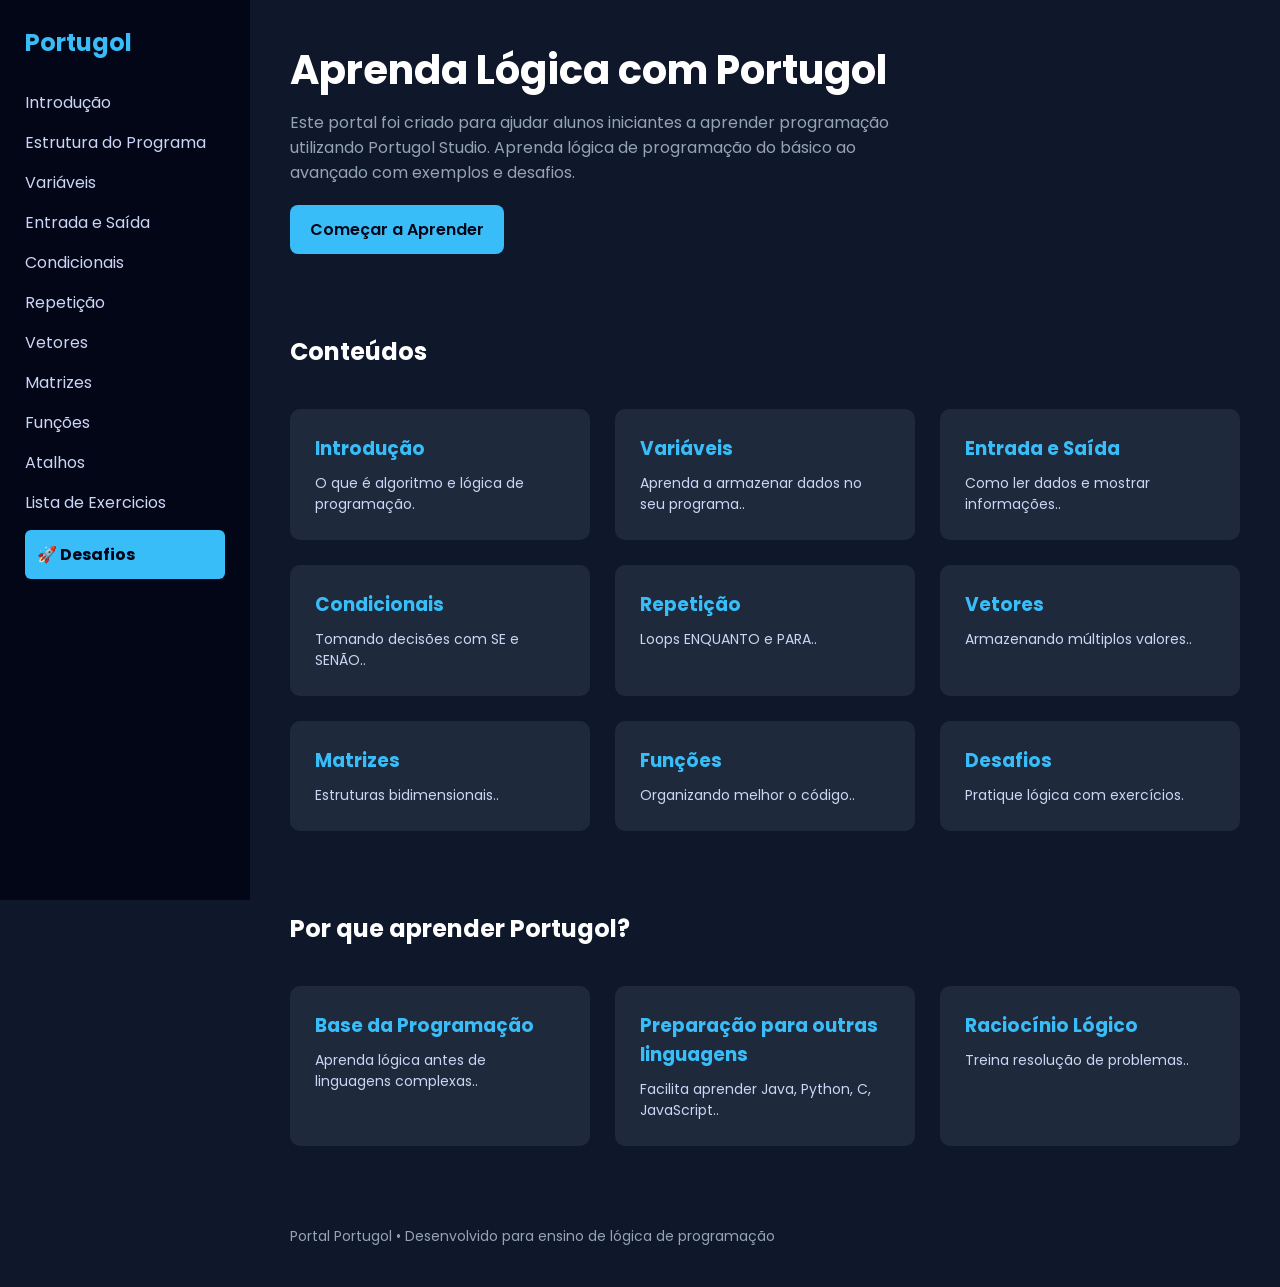
<file: index.html>
<!DOCTYPE html>
<html lang="pt-br">

<head>
    <meta charset="UTF-8">
    <meta name="viewport" content="width=device-width, initial-scale=1.0">

    <title>Portugol Academy</title>

    <link href="https://fonts.googleapis.com/css2?family=Poppins:wght@300;400;600&display=swap" rel="stylesheet">
    <link rel="stylesheet" type="text/css" href="estilos.css">
    <link rel="shortcut icon" href="icon.png" type="image/png">
</head>

<body>
    <button class="menu-btn" onclick="toggleMenu()">☰</button>

    <div class="sidebar" id="sidebar">

        <h2>Portugol</h2>

        <ul>
            <li><a href="paginas/introducao.html">Introdução</a></li>
            <li><a href="paginas/estrutura-programa.html">Estrutura do Programa</a></li>
            <li><a href="paginas/variaveis.html">Variáveis</a></li>
            <li><a href="paginas/entrada-saida.html">Entrada e Saída</a></li>
            <li><a href="paginas/condicoes.html">Condicionais</a></li>
            <li><a href="paginas/repeticao.html">Repetição</a></li>
            <li><a href="paginas/vetores.html">Vetores</a></li>
            <li><a href="paginas/matrizes.html">Matrizes</a></li>
            <li><a href="paginas/funcoes.html">Funções</a></li>
            <li><a href="paginas/atalhos.html">Atalhos</a></li>
            <li><a href="paginas/lista-exercicio.html">Lista de Exercicios</a></li>

        </ul>
        <ul class="menu-bottom">
            <li class="menu-desafio"><a href="paginas/desafios.html">🚀 Desafios</a></li>
        </ul>

    </div>
    <div class="main">
        <section class="hero">
            <h1>Aprenda Lógica com Portugol</h1>
            <p>
                Este portal foi criado para ajudar alunos iniciantes a aprender
                programação utilizando Portugol Studio.
                Aprenda lógica de programação do básico ao avançado com exemplos e desafios.
            </p>
            <a class="btn" href="paginas/estrutura-programa.html">Começar a Aprender</a>
        </section>
        <section class="section">
            <h2>Conteúdos</h2>
            <div class="grid">
                <div class="card">
                    <a href="paginas/introducao.html" class="hero-link">
                        <h3>Introdução</h3>
                        <p>O que é algoritmo e lógica de programação.</p>
                    </a>
                </div>
                <div class="card">
                    <a href="paginas/variaveis.html" class="hero-link">
                        <h3>Variáveis</h3>
                        <p>Aprenda a armazenar dados no seu programa..</p>
                    </a>
                </div>
                <div class="card">
                    <a href="paginas/entrada-saida.html" class="hero-link">
                        <h3>Entrada e Saída</h3>
                        <p>Como ler dados e mostrar informações..</p>
                    </a>
                </div>
                <div class="card">
                    <a href="paginas/condicoes.html" class="hero-link">
                        <h3>Condicionais</h3>
                        <p>Tomando decisões com SE e SENÃO..</p>
                    </a>
                </div>
                <div class="card">
                    <a href="paginas/repeticao.html" class="hero-link">
                        <h3>Repetição</h3>
                        <p>Loops ENQUANTO e PARA..</p>
                    </a>
                </div>
                <div class="card">
                    <a href="paginas/vetores.html" class="hero-link">
                        <h3>Vetores</h3>
                        <p>Armazenando múltiplos valores..</p>
                    </a>
                </div>

                <div class="card">
                    <a href="paginas/matrizes.html" class="hero-link">
                        <h3>Matrizes</h3>
                        <p>Estruturas bidimensionais..</p>
                    </a>
                </div>

                <div class="card">
                    <a href="paginas/funcoes.html" class="hero-link">
                        <h3>Funções</h3>
                        <p>Organizando melhor o código..</p>
                    </a>
                </div>

                <div class="card">
                    <a href="paginas/desafios.html" class="hero-link">
                        <h3>Desafios</h3>
                        <p>Pratique lógica com exercícios.</p>
                    </a>
                </div>
            </div>
        </section>
        <section class="section">
            <h2>Por que aprender Portugol?</h2>
            <div class="grid">
                <div class="card">
                    <h3>Base da Programação</h3>
                    <p>Aprenda lógica antes de linguagens complexas..</p>
                </div>
                <div class="card">
                    <h3>Preparação para outras linguagens</h3>
                    <p>Facilita aprender Java, Python, C, JavaScript..</p>
                </div>
                <div class="card">
                    <h3>Raciocínio Lógico</h3>
                    <p>Treina resolução de problemas..</p>
                </div>
            </div>
        </section>
        <footer>
            <p>
                Portal Portugol • Desenvolvido para ensino de lógica de programação
            </p>
        </footer>
    </div>
    <script src="script.js"></script>
</body>


</html>
</file>
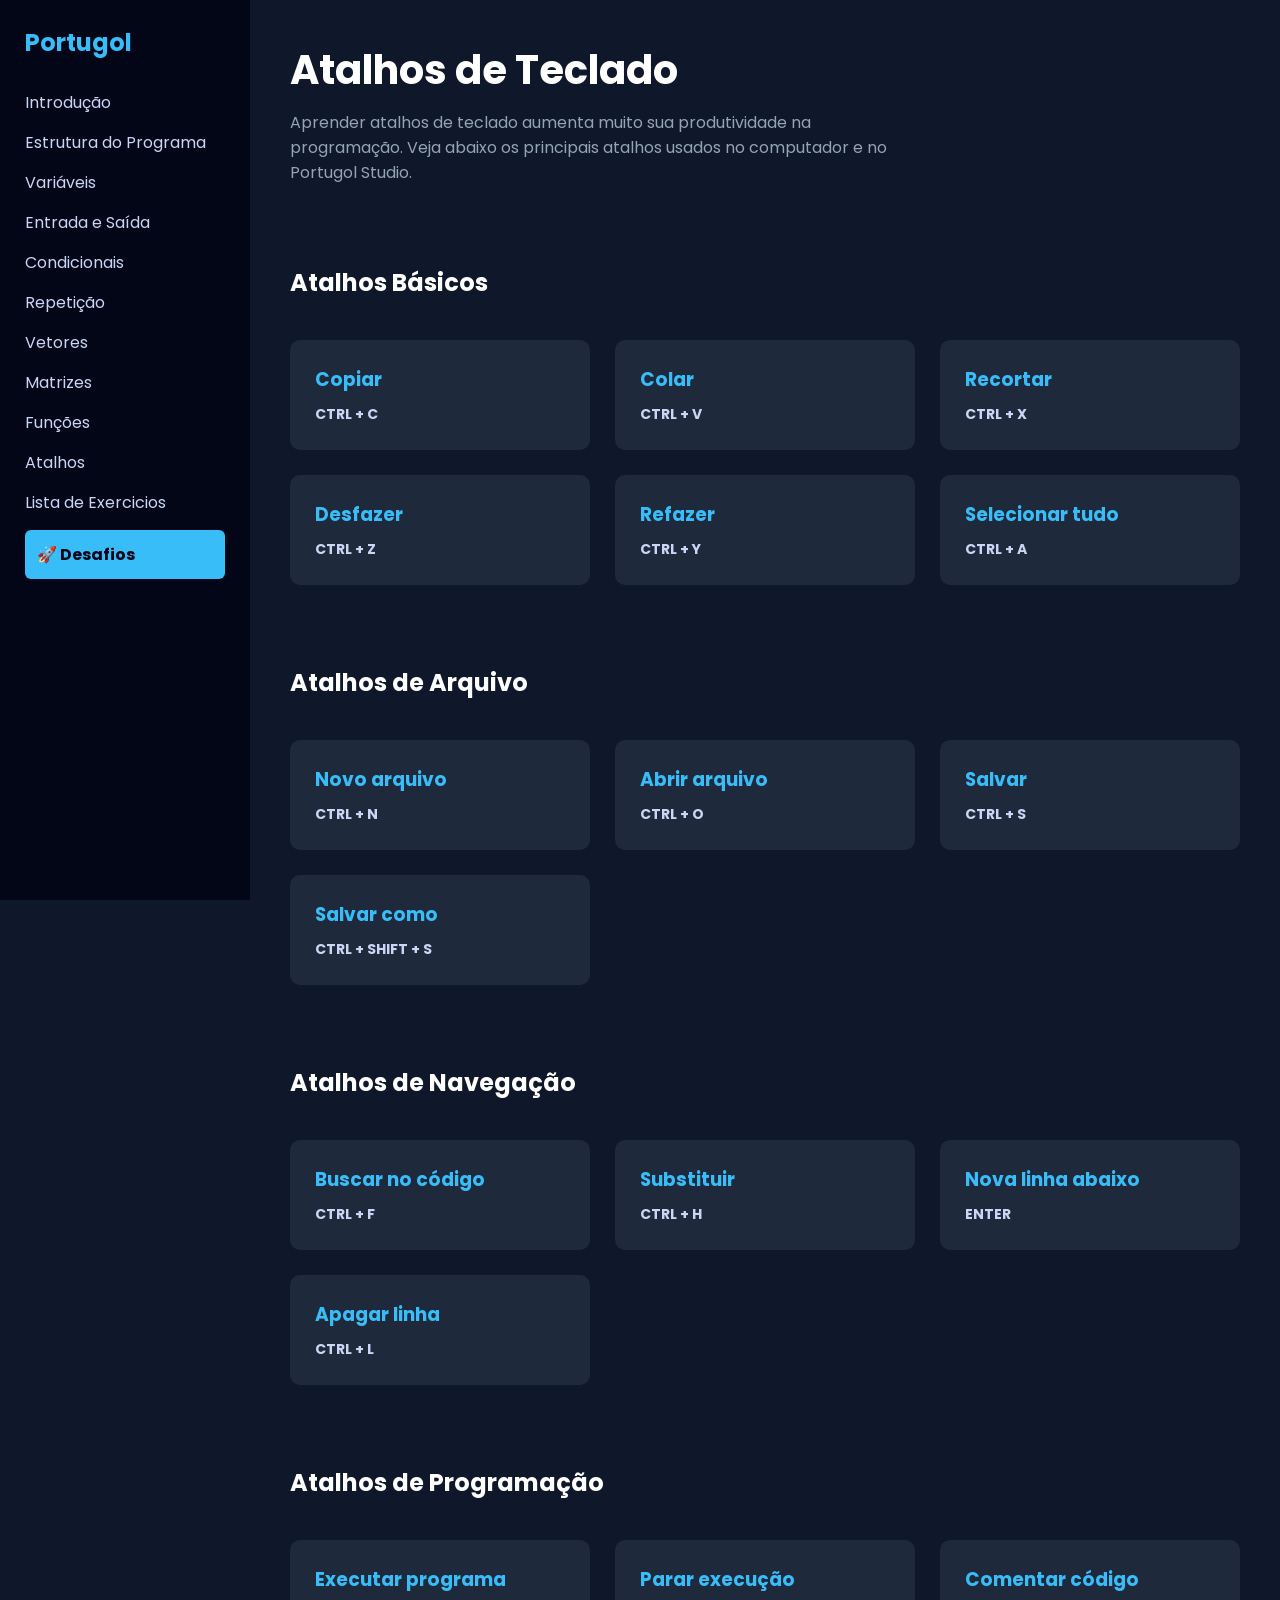
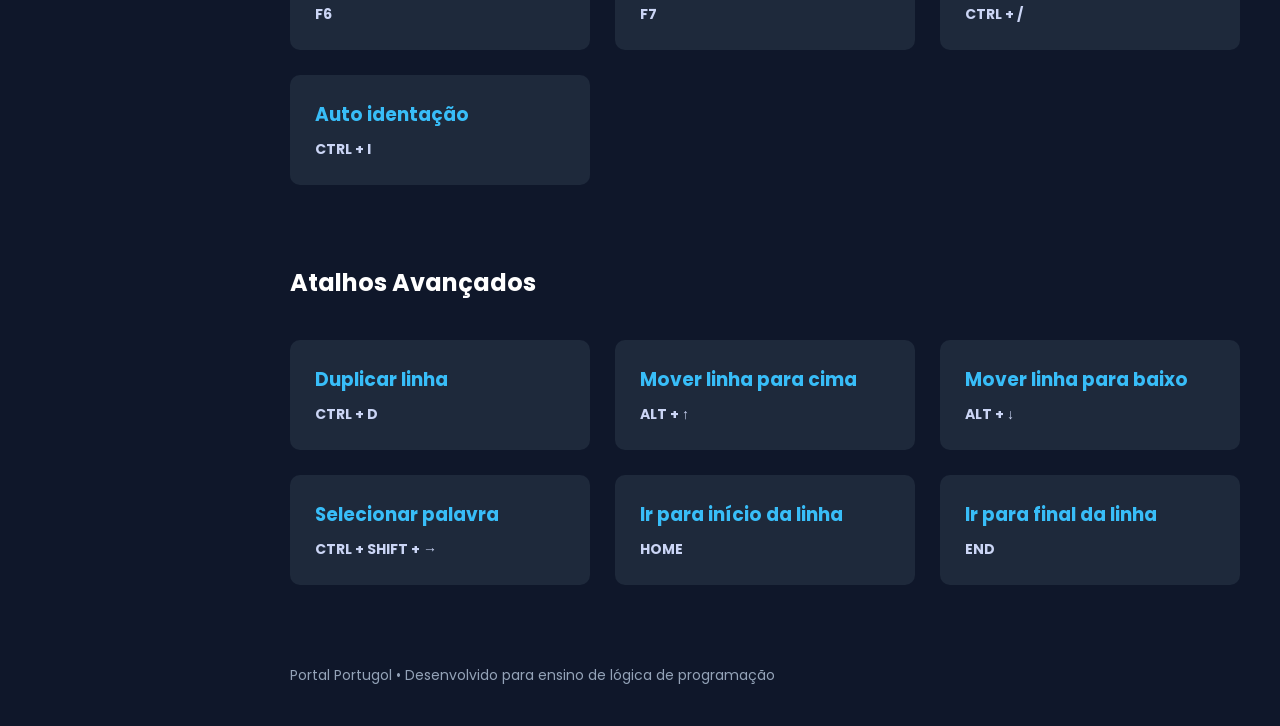
<file: paginas/atalhos.html>
<!DOCTYPE html>
<html lang="pt-br">

<head>
    <meta charset="UTF-8">
    <meta name="viewport" content="width=device-width, initial-scale=1.0">

    <title>Atalhos de Teclado | Portugol Academy</title>

    <link href="https://fonts.googleapis.com/css2?family=Poppins:wght@300;400;600&display=swap" rel="stylesheet">
    <link rel="stylesheet" href="../estilos.css">
    <link rel="shortcut icon" href="../icon.png" type="image/png">

</head>

<body>

    <div id="menu"></div>

    <div class="main">

        <section class="hero">

            <h1>Atalhos de Teclado</h1>

            <p>
                Aprender atalhos de teclado aumenta muito sua produtividade na programação.
                Veja abaixo os principais atalhos usados no computador e no Portugol Studio.
            </p>

        </section>

        <section class="section">

            <h2>Atalhos Básicos</h2>

            <div class="grid">

                <div class="card">
                    <h3>Copiar</h3>
                    <p><strong>CTRL + C</strong></p>
                </div>

                <div class="card">
                    <h3>Colar</h3>
                    <p><strong>CTRL + V</strong></p>
                </div>

                <div class="card">
                    <h3>Recortar</h3>
                    <p><strong>CTRL + X</strong></p>
                </div>

                <div class="card">
                    <h3>Desfazer</h3>
                    <p><strong>CTRL + Z</strong></p>
                </div>

                <div class="card">
                    <h3>Refazer</h3>
                    <p><strong>CTRL + Y</strong></p>
                </div>

                <div class="card">
                    <h3>Selecionar tudo</h3>
                    <p><strong>CTRL + A</strong></p>
                </div>

            </div>

        </section>

        <section class="section">

            <h2>Atalhos de Arquivo</h2>

            <div class="grid">

                <div class="card">
                    <h3>Novo arquivo</h3>
                    <p><strong>CTRL + N</strong></p>
                </div>

                <div class="card">
                    <h3>Abrir arquivo</h3>
                    <p><strong>CTRL + O</strong></p>
                </div>

                <div class="card">
                    <h3>Salvar</h3>
                    <p><strong>CTRL + S</strong></p>
                </div>

                <div class="card">
                    <h3>Salvar como</h3>
                    <p><strong>CTRL + SHIFT + S</strong></p>
                </div>

            </div>

        </section>

        <section class="section">

            <h2>Atalhos de Navegação</h2>

            <div class="grid">

                <div class="card">
                    <h3>Buscar no código</h3>
                    <p><strong>CTRL + F</strong></p>
                </div>

                <div class="card">
                    <h3>Substituir</h3>
                    <p><strong>CTRL + H</strong></p>
                </div>

                <div class="card">
                    <h3>Nova linha abaixo</h3>
                    <p><strong>ENTER</strong></p>
                </div>

                <div class="card">
                    <h3>Apagar linha</h3>
                    <p><strong>CTRL + L</strong></p>
                </div>

            </div>

        </section>

        <section class="section">

            <h2>Atalhos de Programação</h2>

            <div class="grid">

                <div class="card">
                    <h3>Executar programa</h3>
                    <p><strong>F6</strong></p>
                </div>

                <div class="card">
                    <h3>Parar execução</h3>
                    <p><strong>F7</strong></p>
                </div>

                <div class="card">
                    <h3>Comentar código</h3>
                    <p><strong>CTRL + /</strong></p>
                </div>

                <div class="card">
                    <h3>Auto identação</h3>
                    <p><strong>CTRL + I</strong></p>
                </div>

            </div>

        </section>

        <section class="section">

            <h2>Atalhos Avançados</h2>

            <div class="grid">

                <div class="card">
                    <h3>Duplicar linha</h3>
                    <p><strong>CTRL + D</strong></p>
                </div>

                <div class="card">
                    <h3>Mover linha para cima</h3>
                    <p><strong>ALT + ↑</strong></p>
                </div>

                <div class="card">
                    <h3>Mover linha para baixo</h3>
                    <p><strong>ALT + ↓</strong></p>
                </div>

                <div class="card">
                    <h3>Selecionar palavra</h3>
                    <p><strong>CTRL + SHIFT + →</strong></p>
                </div>

                <div class="card">
                    <h3>Ir para início da linha</h3>
                    <p><strong>HOME</strong></p>
                </div>

                <div class="card">
                    <h3>Ir para final da linha</h3>
                    <p><strong>END</strong></p>
                </div>

            </div>

        </section>

        <footer>

            <p>
                Portal Portugol • Desenvolvido para ensino de lógica de programação
            </p>

        </footer>

    </div>

    <script src="../script.js"></script>

</body>

</html>
</file>
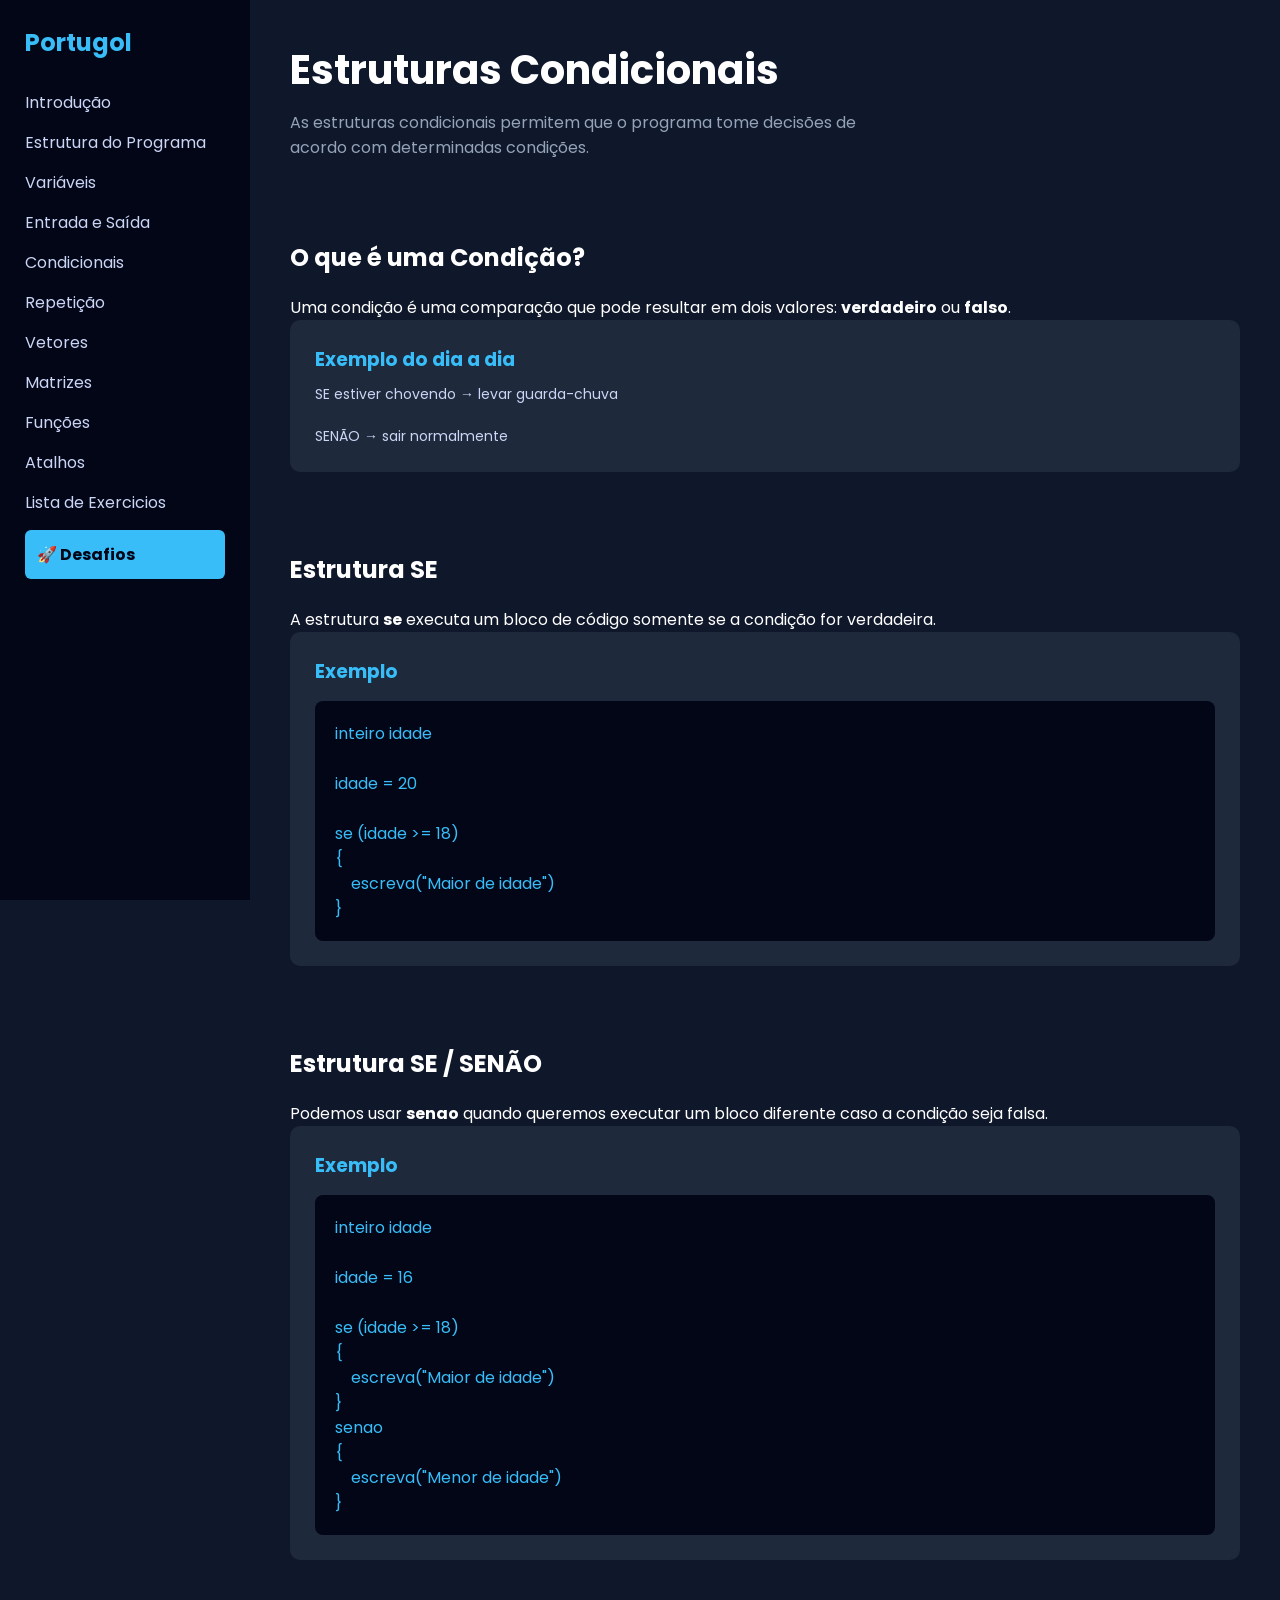
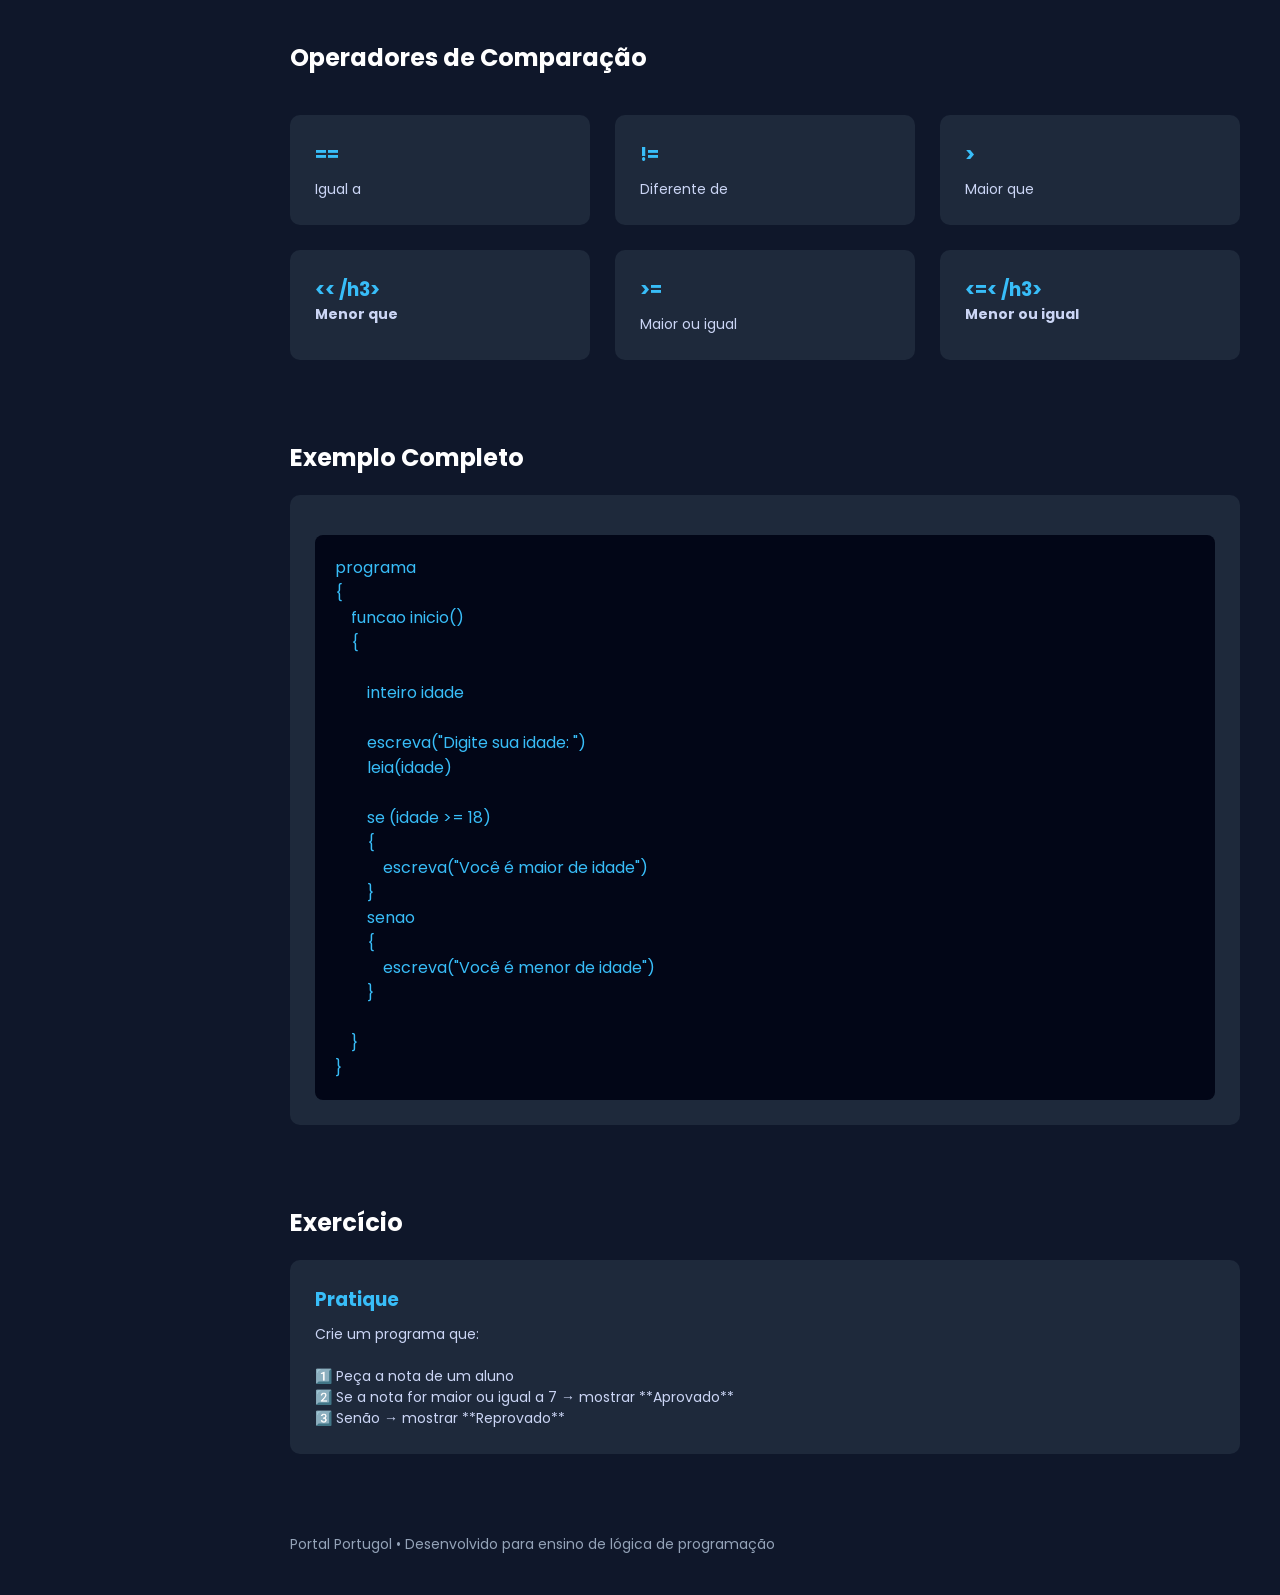
<file: paginas/condicoes.html>
<!DOCTYPE html>
<html lang="pt-br">

<head>
    <meta charset="UTF-8">
    <meta name="viewport" content="width=device-width, initial-scale=1.0">

    <title>Condicionais | Portugol Academy</title>

    <link href="https://fonts.googleapis.com/css2?family=Poppins:wght@300;400;600&display=swap" rel="stylesheet">
    <link rel="stylesheet" type="text/css" href="../estilos.css">
    <link rel="shortcut icon" href="../icon.png" type="image/png">

</head>

<body>

    <div id="menu"></div>

    <div class="main">

        <section class="hero">

            <h1>Estruturas Condicionais</h1>

            <p>
                As estruturas condicionais permitem que o programa tome decisões
                de acordo com determinadas condições.
            </p>

        </section>


        <section class="section">

            <h2>O que é uma Condição?</h2>

            <p>
                Uma condição é uma comparação que pode resultar em dois valores:
                <strong>verdadeiro</strong> ou <strong>falso</strong>.
            </p>

            <div class="card">

                <h3>Exemplo do dia a dia</h3>

                <p>

                    SE estiver chovendo → levar guarda-chuva
                    <br><br>
                    SENÃO → sair normalmente

                </p>

            </div>

        </section>


        <section class="section">

            <h2>Estrutura SE</h2>

            <p>
                A estrutura <strong>se</strong> executa um bloco de código somente
                se a condição for verdadeira.
            </p>

            <div class="card">

                <h3>Exemplo</h3>

                <pre>
inteiro idade

idade = 20

se (idade >= 18)
{
    escreva("Maior de idade")
}
</pre>

            </div>

        </section>


        <section class="section">

            <h2>Estrutura SE / SENÃO</h2>

            <p>
                Podemos usar <strong>senao</strong> quando queremos executar
                um bloco diferente caso a condição seja falsa.
            </p>

            <div class="card">

                <h3>Exemplo</h3>

                <pre>
inteiro idade

idade = 16

se (idade >= 18)
{
    escreva("Maior de idade")
}
senao
{
    escreva("Menor de idade")
}
</pre>

            </div>

        </section>


        <section class="section">

            <h2>Operadores de Comparação</h2>

            <div class="grid">

                <div class="card">

                    <h3>==</h3>

                    <p>
                        Igual a
                    </p>

                </div>

                <div class="card">

                    <h3>!=</h3>

                    <p>
                        Diferente de
                    </p>

                </div>

                <div class="card">

                    <h3>></h3>

                    <p>
                        Maior que
                    </p>

                </div>

                <div class="card">

                    <h3>
                        << /h3>

                            <p>
                                Menor que
                            </p>

                </div>

                <div class="card">

                    <h3>>=</h3>

                    <p>
                        Maior ou igual
                    </p>

                </div>

                <div class="card">

                    <h3>
                        <=< /h3>

                            <p>
                                Menor ou igual
                            </p>

                </div>

            </div>

        </section>


        <section class="section">

            <h2>Exemplo Completo</h2>

            <div class="card">

                <pre>
programa
{
    funcao inicio()
    {

        inteiro idade

        escreva("Digite sua idade: ")
        leia(idade)

        se (idade >= 18)
        {
            escreva("Você é maior de idade")
        }
        senao
        {
            escreva("Você é menor de idade")
        }

    }
}
</pre>

            </div>

        </section>


        <section class="section">

            <h2>Exercício</h2>

            <div class="card">

                <h3>Pratique</h3>

                <p>

                    Crie um programa que:

                    <br><br>

                    1️⃣ Peça a nota de um aluno <br>
                    2️⃣ Se a nota for maior ou igual a 7 → mostrar **Aprovado** <br>
                    3️⃣ Senão → mostrar **Reprovado**

                </p>

            </div>

        </section>


        <footer>

            <p>
                Portal Portugol • Desenvolvido para ensino de lógica de programação
            </p>

        </footer>

    </div>

    <script src="../script.js"></script>

</body>

</html>
</file>
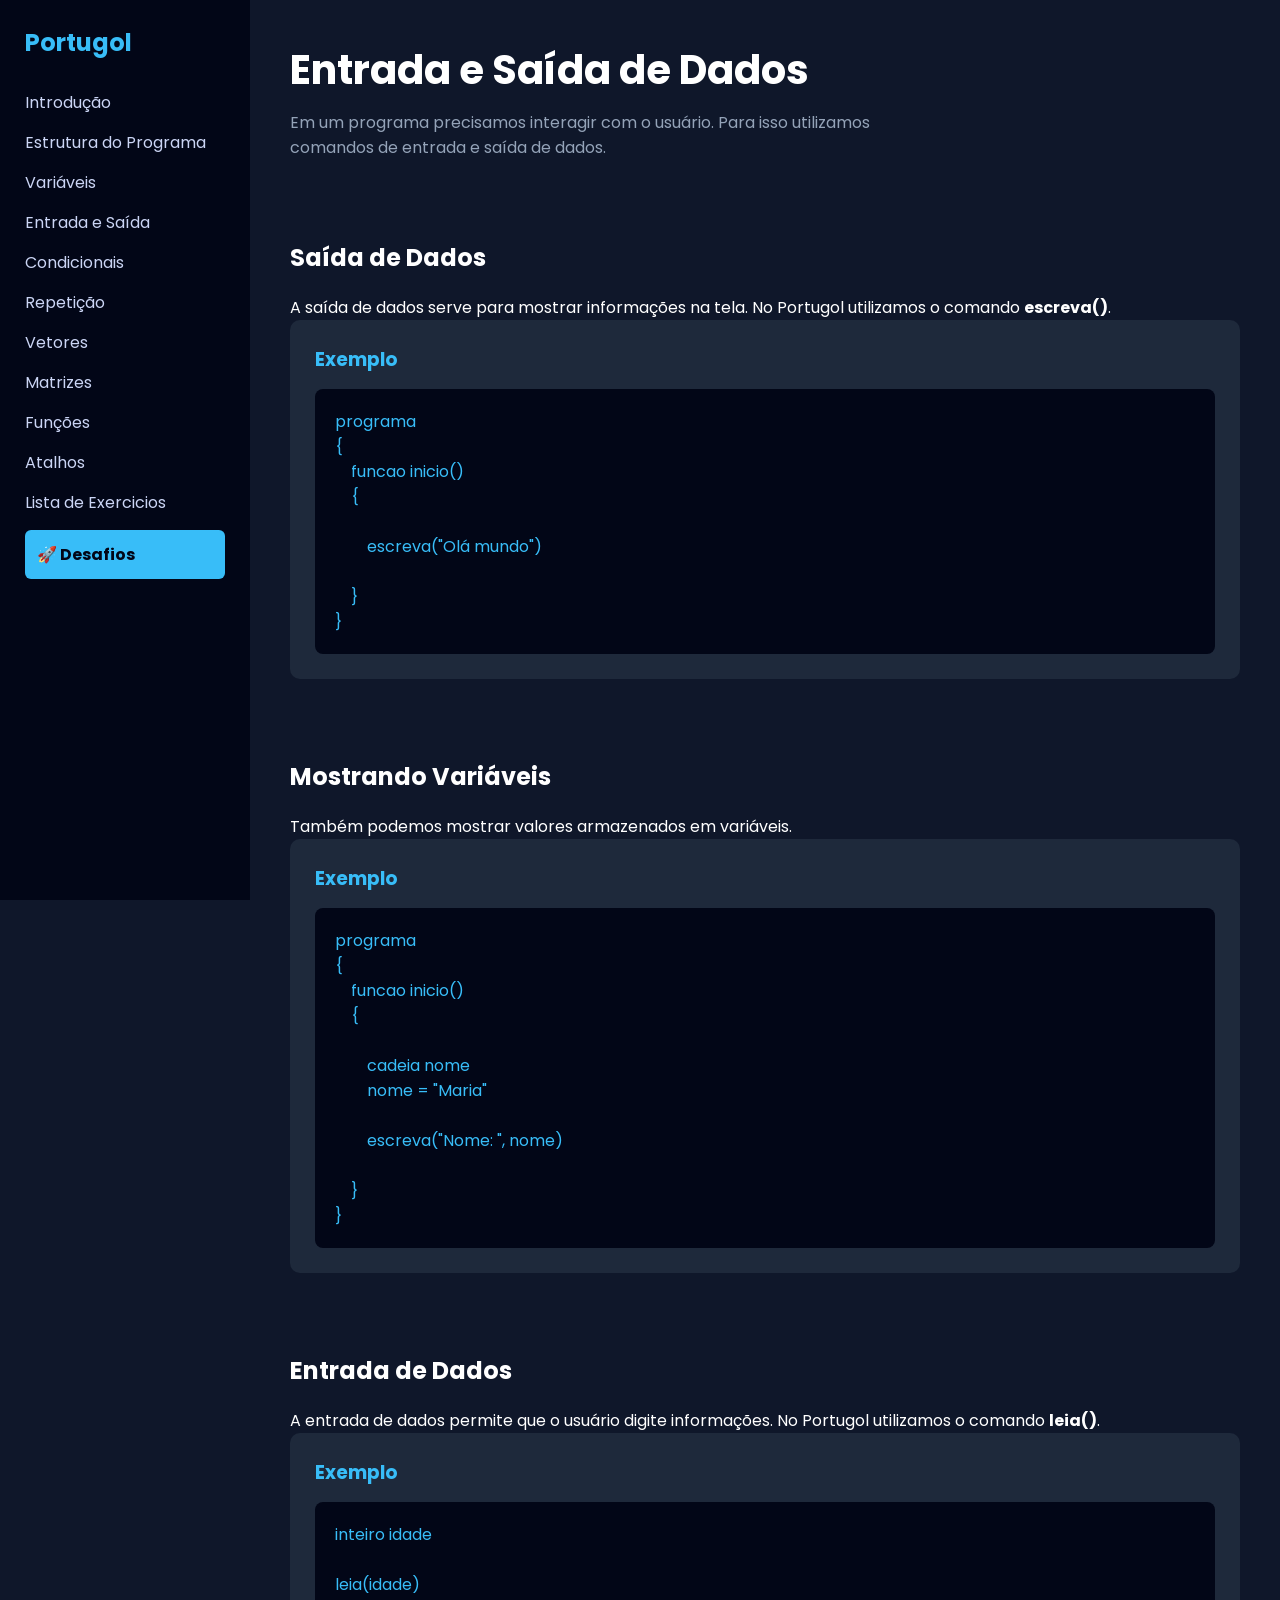
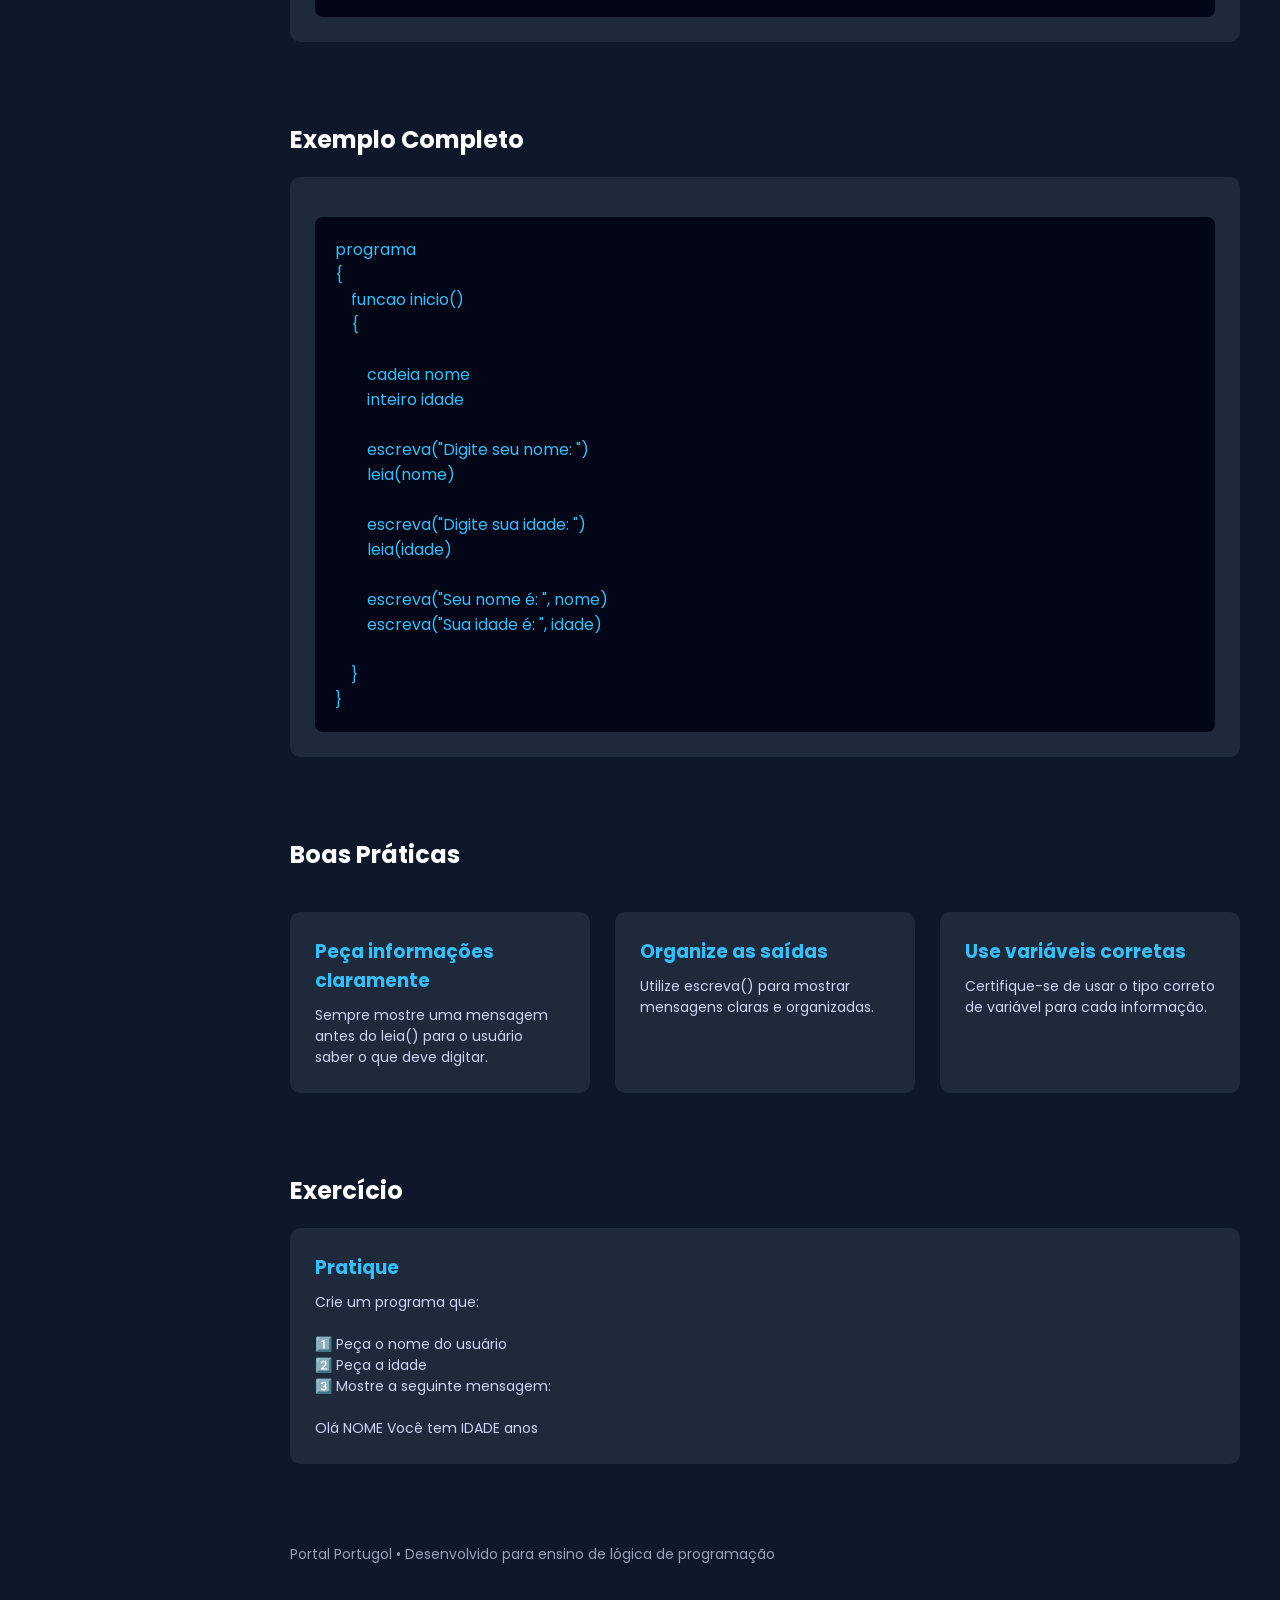
<file: paginas/entrada-saida.html>
<!DOCTYPE html>
<html lang="pt-br">

<head>
    <meta charset="UTF-8">
    <meta name="viewport" content="width=device-width, initial-scale=1.0">

    <title>Entrada e Saída | Portugol Academy</title>

    <link href="https://fonts.googleapis.com/css2?family=Poppins:wght@300;400;600&display=swap" rel="stylesheet">
    <link rel="stylesheet" type="text/css" href="../estilos.css">
    <link rel="shortcut icon" href="../icon.png" type="image/png">

</head>

<body>

    <div id="menu"></div>

    <div class="main">

        <section class="hero">

            <h1>Entrada e Saída de Dados</h1>

            <p>
                Em um programa precisamos interagir com o usuário.
                Para isso utilizamos comandos de entrada e saída de dados.
            </p>

        </section>


        <section class="section">

            <h2>Saída de Dados</h2>

            <p>
                A saída de dados serve para mostrar informações na tela.
                No Portugol utilizamos o comando <strong>escreva()</strong>.
            </p>

            <div class="card">

                <h3>Exemplo</h3>

                <pre>
programa
{
    funcao inicio()
    {

        escreva("Olá mundo")

    }
}
</pre>

            </div>

        </section>


        <section class="section">

            <h2>Mostrando Variáveis</h2>

            <p>
                Também podemos mostrar valores armazenados em variáveis.
            </p>

            <div class="card">

                <h3>Exemplo</h3>

                <pre>
programa
{
    funcao inicio()
    {

        cadeia nome
        nome = "Maria"

        escreva("Nome: ", nome)

    }
}
</pre>

            </div>

        </section>


        <section class="section">

            <h2>Entrada de Dados</h2>

            <p>
                A entrada de dados permite que o usuário digite informações.
                No Portugol utilizamos o comando <strong>leia()</strong>.
            </p>

            <div class="card">

                <h3>Exemplo</h3>

                <pre>
inteiro idade

leia(idade)
</pre>

            </div>

        </section>


        <section class="section">

            <h2>Exemplo Completo</h2>

            <div class="card">

                <pre>
programa
{
    funcao inicio()
    {

        cadeia nome
        inteiro idade

        escreva("Digite seu nome: ")
        leia(nome)

        escreva("Digite sua idade: ")
        leia(idade)

        escreva("Seu nome é: ", nome)
        escreva("Sua idade é: ", idade)

    }
}
</pre>

            </div>

        </section>


        <section class="section">

            <h2>Boas Práticas</h2>

            <div class="grid">

                <div class="card">

                    <h3>Peça informações claramente</h3>

                    <p>
                        Sempre mostre uma mensagem antes do leia() para o usuário saber o que deve digitar.
                    </p>

                </div>

                <div class="card">

                    <h3>Organize as saídas</h3>

                    <p>
                        Utilize escreva() para mostrar mensagens claras e organizadas.
                    </p>

                </div>

                <div class="card">

                    <h3>Use variáveis corretas</h3>

                    <p>
                        Certifique-se de usar o tipo correto de variável para cada informação.
                    </p>

                </div>

            </div>

        </section>


        <section class="section">

            <h2>Exercício</h2>

            <div class="card">

                <h3>Pratique</h3>

                <p>

                    Crie um programa que:

                    <br><br>

                    1️⃣ Peça o nome do usuário<br>
                    2️⃣ Peça a idade<br>
                    3️⃣ Mostre a seguinte mensagem:

                    <br><br>

                    Olá NOME
                    Você tem IDADE anos

                </p>

            </div>

        </section>


        <footer>

            <p>
                Portal Portugol • Desenvolvido para ensino de lógica de programação
            </p>

        </footer>

    </div>

    <script src="../script.js"></script>

</body>

</html>
</file>
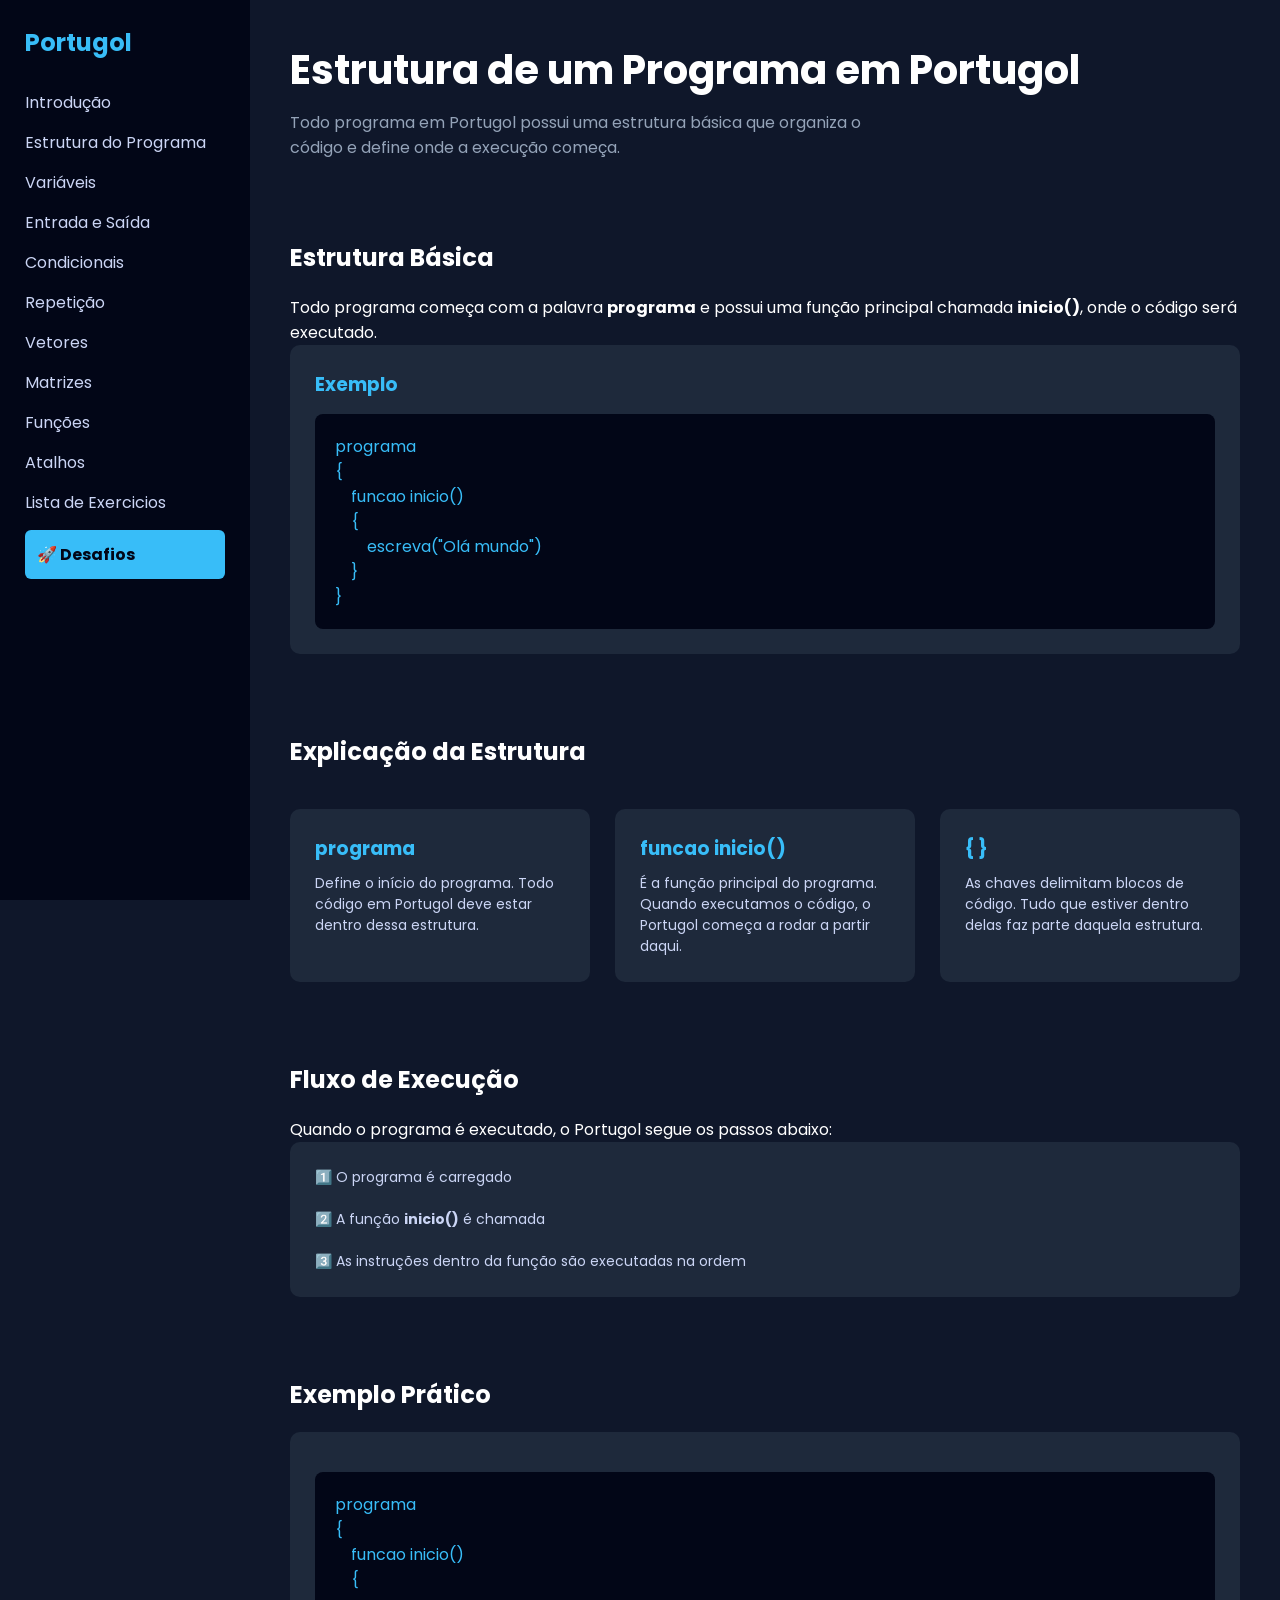
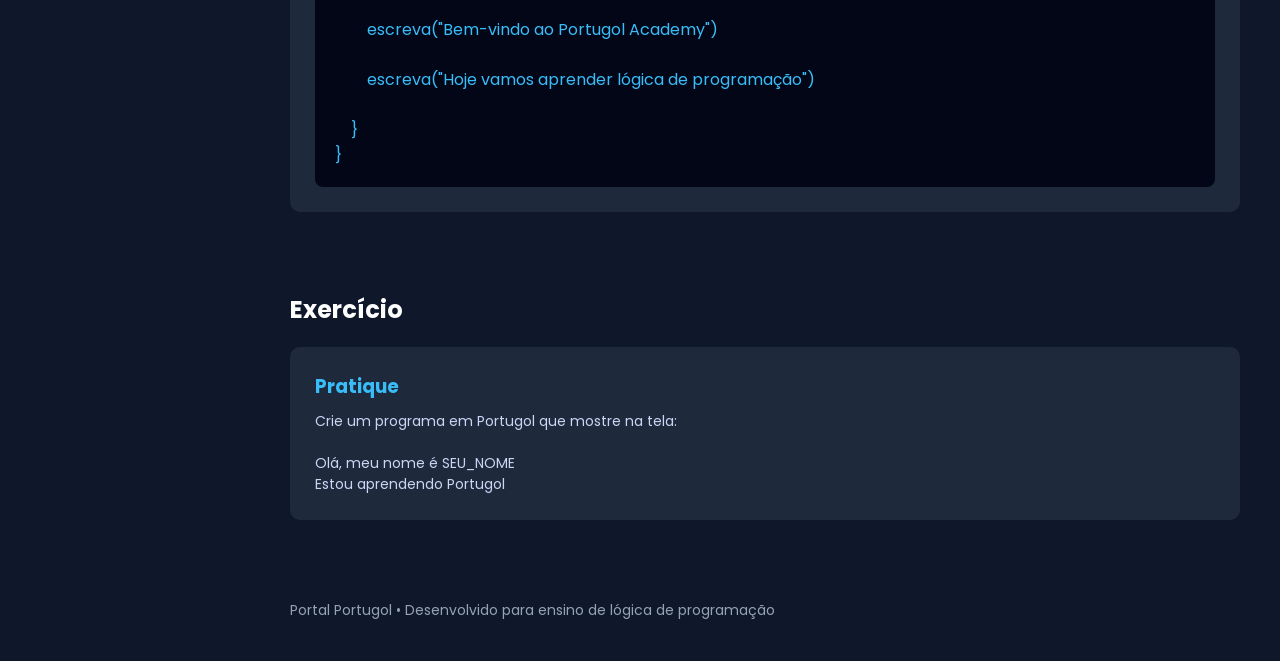
<file: paginas/estrutura-programa.html>
<!DOCTYPE html>
<html lang="pt-br">

<head>
    <meta charset="UTF-8">
    <meta name="viewport" content="width=device-width, initial-scale=1.0">

    <title>Estrutura do Programa | Portugol Academy</title>

    <link href="https://fonts.googleapis.com/css2?family=Poppins:wght@300;400;600&display=swap" rel="stylesheet">
    <link rel="stylesheet" type="text/css" href="../estilos.css">
    <link rel="shortcut icon" href="../icon.png" type="image/png">

</head>

<body>
    <div id="menu"></div>

    <div class="main">

        <section class="hero">

            <h1>Estrutura de um Programa em Portugol</h1>

            <p>
                Todo programa em Portugol possui uma estrutura básica que organiza o código e define onde a execução
                começa.
            </p>

        </section>


        <section class="section">

            <h2>Estrutura Básica</h2>

            <p>
                Todo programa começa com a palavra <strong>programa</strong> e possui uma função principal chamada
                <strong>inicio()</strong>, onde o código será executado.
            </p>

            <div class="card">

                <h3>Exemplo</h3>

                <pre>
programa
{
    funcao inicio()
    {
        escreva("Olá mundo")
    }
}
</pre>

            </div>

        </section>


        <section class="section">

            <h2>Explicação da Estrutura</h2>

            <div class="grid">

                <div class="card">

                    <h3>programa</h3>

                    <p>
                        Define o início do programa.
                        Todo código em Portugol deve estar dentro dessa estrutura.
                    </p>

                </div>


                <div class="card">

                    <h3>funcao inicio()</h3>

                    <p>
                        É a função principal do programa.
                        Quando executamos o código, o Portugol começa a rodar a partir daqui.
                    </p>

                </div>


                <div class="card">

                    <h3>{ }</h3>

                    <p>
                        As chaves delimitam blocos de código.
                        Tudo que estiver dentro delas faz parte daquela estrutura.
                    </p>

                </div>

            </div>

        </section>


        <section class="section">

            <h2>Fluxo de Execução</h2>

            <p>
                Quando o programa é executado, o Portugol segue os passos abaixo:
            </p>

            <div class="card">

                <p>

                    1️⃣ O programa é carregado
                    <br><br>

                    2️⃣ A função <strong>inicio()</strong> é chamada
                    <br><br>

                    3️⃣ As instruções dentro da função são executadas na ordem

                </p>

            </div>

        </section>


        <section class="section">

            <h2>Exemplo Prático</h2>

            <div class="card">

                <pre>
programa
{
    funcao inicio()
    {

        escreva("Bem-vindo ao Portugol Academy")

        escreva("Hoje vamos aprender lógica de programação")

    }
}
</pre>

            </div>

        </section>


        <section class="section">

            <h2>Exercício</h2>

            <div class="card">

                <h3>Pratique</h3>

                <p>

                    Crie um programa em Portugol que mostre na tela:

                    <br><br>

                    Olá, meu nome é SEU_NOME
                    <br>
                    Estou aprendendo Portugol

                </p>

            </div>

        </section>


        <footer>

            <p>
                Portal Portugol • Desenvolvido para ensino de lógica de programação
            </p>

        </footer>

    </div>

    <script src="../script.js"></script>

</body>

</html>
</file>
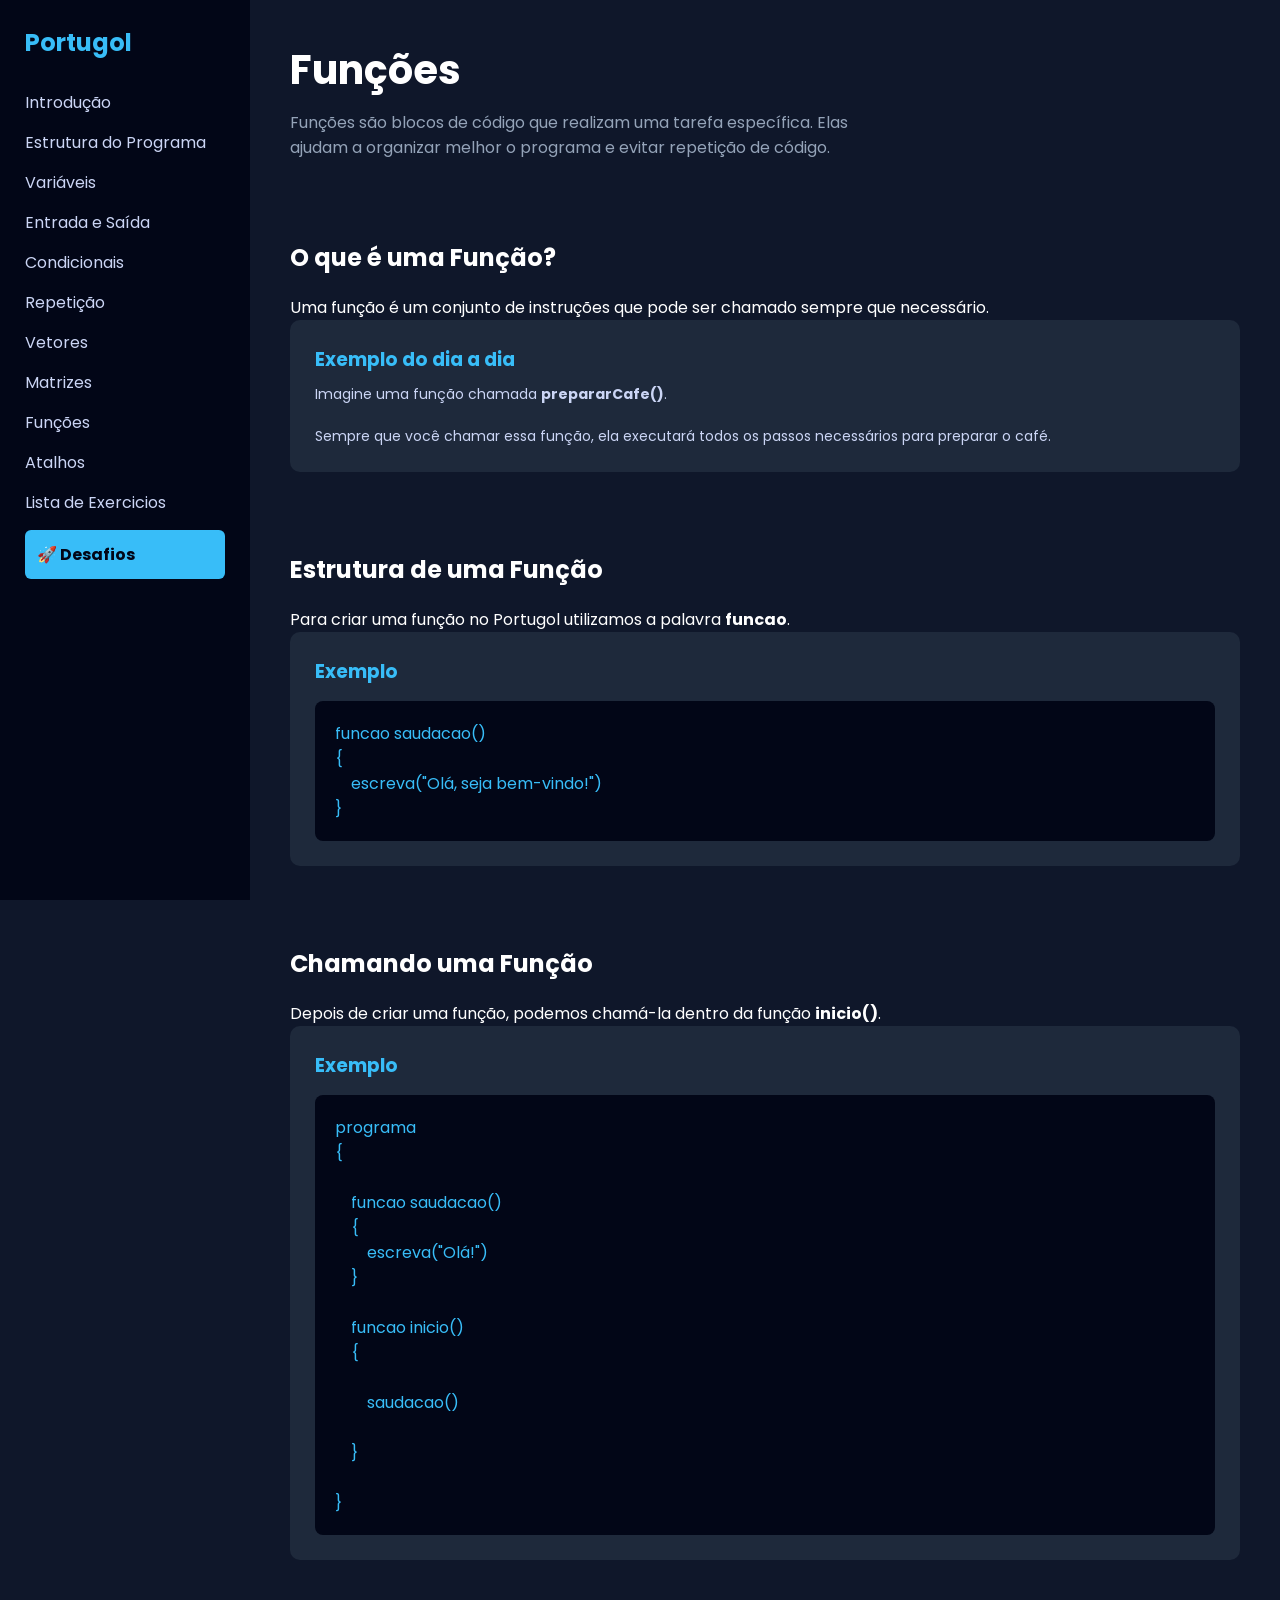
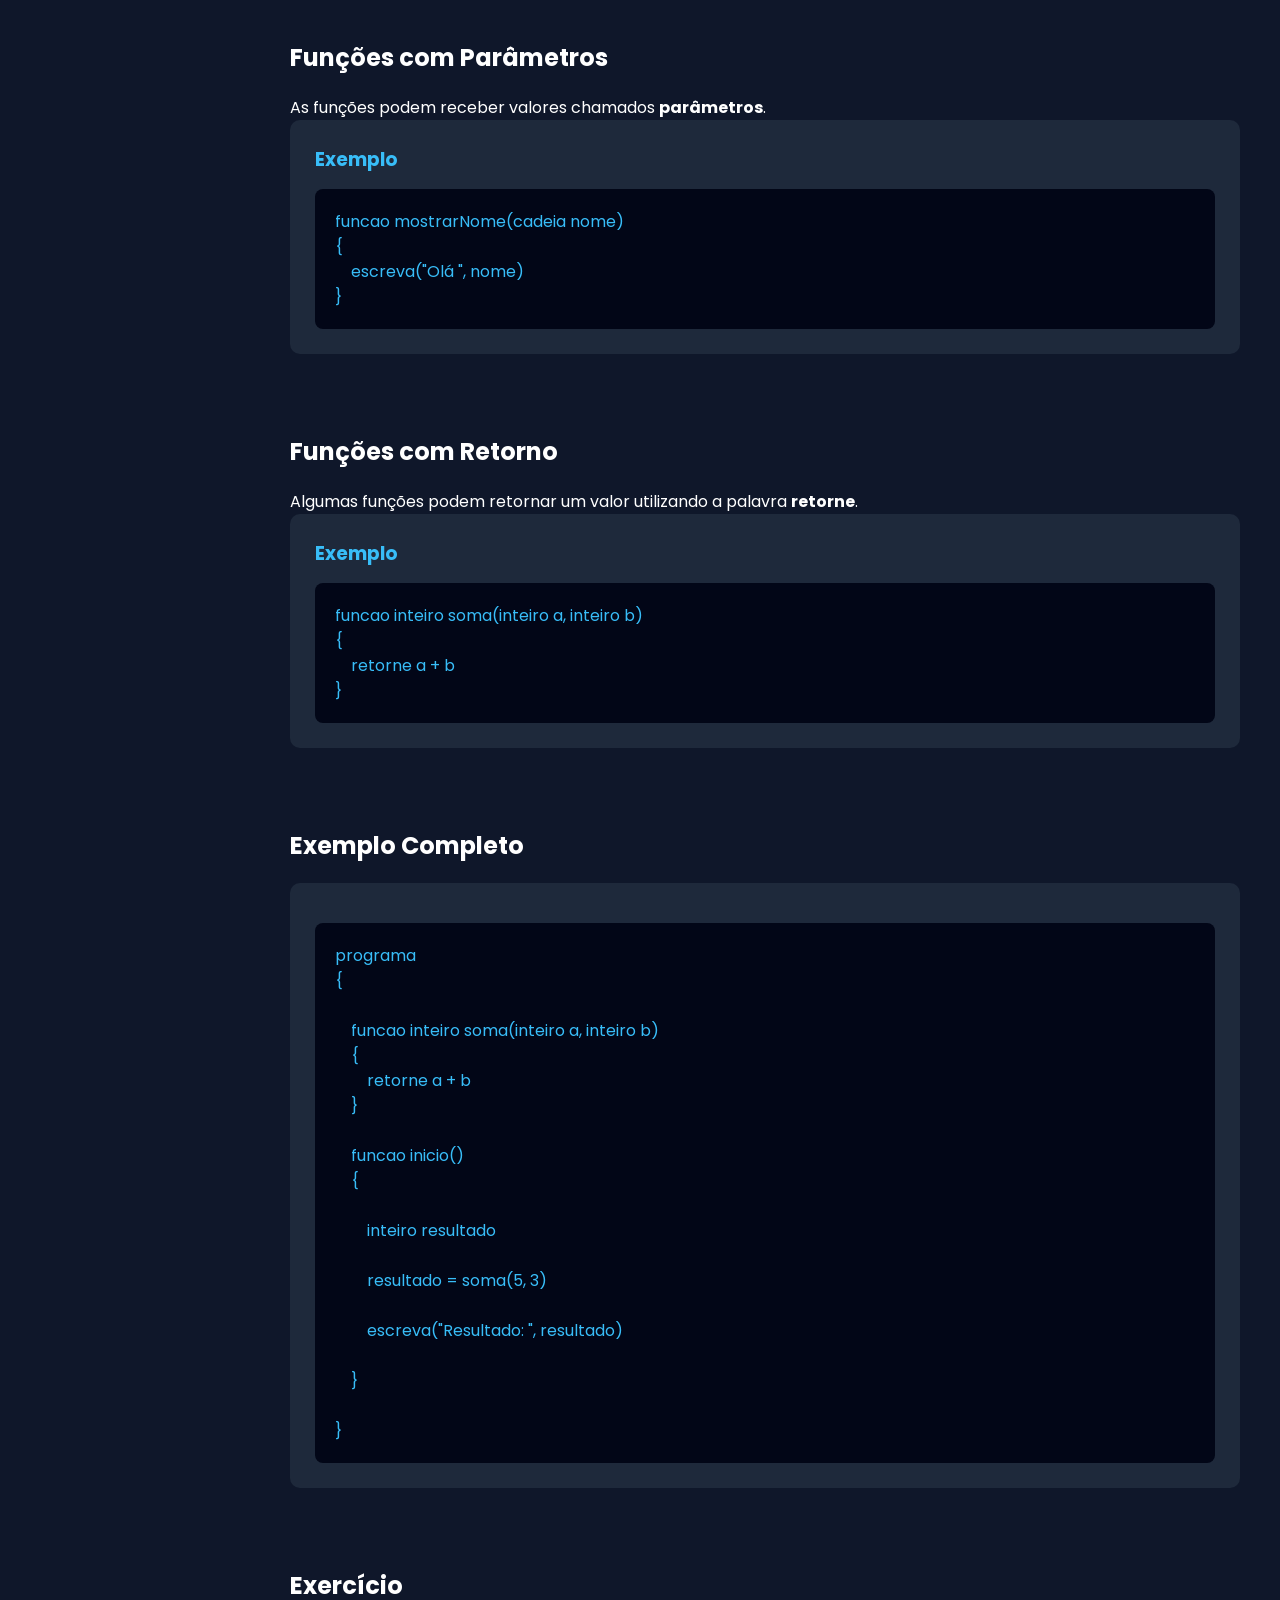
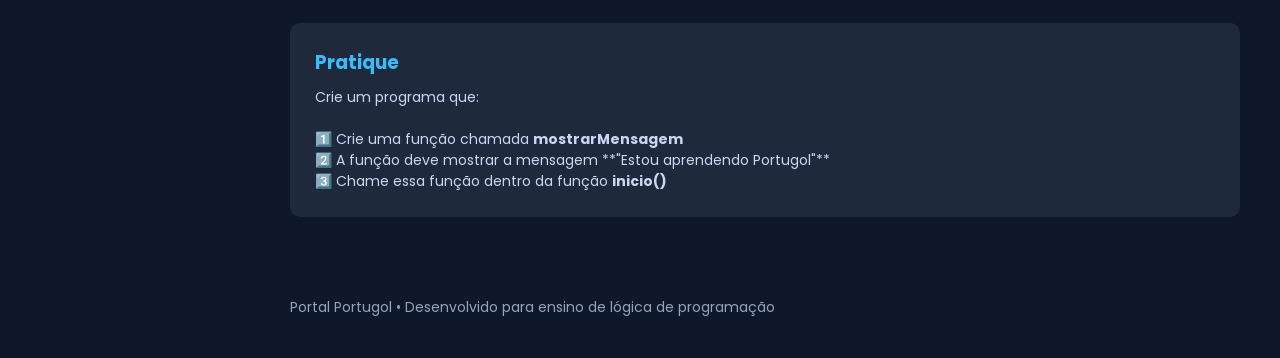
<file: paginas/funcoes.html>
<!DOCTYPE html>
<html lang="pt-br">

<head>
    <meta charset="UTF-8">
    <meta name="viewport" content="width=device-width, initial-scale=1.0">

    <title>Funções | Portugol Academy</title>

    <link href="https://fonts.googleapis.com/css2?family=Poppins:wght@300;400;600&display=swap" rel="stylesheet">
    <link rel="stylesheet" type="text/css" href="../estilos.css">
    <link rel="shortcut icon" href="../icon.png" type="image/png">

</head>

<body>

    <div id="menu"></div>

    <div class="main">

        <section class="hero">

            <h1>Funções</h1>

            <p>
                Funções são blocos de código que realizam uma tarefa específica.
                Elas ajudam a organizar melhor o programa e evitar repetição de código.
            </p>

        </section>


        <section class="section">

            <h2>O que é uma Função?</h2>

            <p>
                Uma função é um conjunto de instruções que pode ser chamado sempre que necessário.
            </p>

            <div class="card">

                <h3>Exemplo do dia a dia</h3>

                <p>

                    Imagine uma função chamada <strong>prepararCafe()</strong>.

                    <br><br>

                    Sempre que você chamar essa função, ela executará todos os passos
                    necessários para preparar o café.

                </p>

            </div>

        </section>


        <section class="section">

            <h2>Estrutura de uma Função</h2>

            <p>
                Para criar uma função no Portugol utilizamos a palavra <strong>funcao</strong>.
            </p>

            <div class="card">

                <h3>Exemplo</h3>

                <pre>
funcao saudacao()
{
    escreva("Olá, seja bem-vindo!")
}
</pre>

            </div>

        </section>


        <section class="section">

            <h2>Chamando uma Função</h2>

            <p>
                Depois de criar uma função, podemos chamá-la dentro da função <strong>inicio()</strong>.
            </p>

            <div class="card">

                <h3>Exemplo</h3>

                <pre>
programa
{

    funcao saudacao()
    {
        escreva("Olá!")
    }

    funcao inicio()
    {

        saudacao()

    }

}
</pre>

            </div>

        </section>


        <section class="section">

            <h2>Funções com Parâmetros</h2>

            <p>
                As funções podem receber valores chamados <strong>parâmetros</strong>.
            </p>

            <div class="card">

                <h3>Exemplo</h3>

                <pre>
funcao mostrarNome(cadeia nome)
{
    escreva("Olá ", nome)
}
</pre>

            </div>

        </section>


        <section class="section">

            <h2>Funções com Retorno</h2>

            <p>
                Algumas funções podem retornar um valor utilizando a palavra <strong>retorne</strong>.
            </p>

            <div class="card">

                <h3>Exemplo</h3>

                <pre>
funcao inteiro soma(inteiro a, inteiro b)
{
    retorne a + b
}
</pre>

            </div>

        </section>


        <section class="section">

            <h2>Exemplo Completo</h2>

            <div class="card">

                <pre>
programa
{

    funcao inteiro soma(inteiro a, inteiro b)
    {
        retorne a + b
    }

    funcao inicio()
    {

        inteiro resultado

        resultado = soma(5, 3)

        escreva("Resultado: ", resultado)

    }

}
</pre>

            </div>

        </section>


        <section class="section">

            <h2>Exercício</h2>

            <div class="card">

                <h3>Pratique</h3>

                <p>

                    Crie um programa que:

                    <br><br>

                    1️⃣ Crie uma função chamada <strong>mostrarMensagem</strong> <br>
                    2️⃣ A função deve mostrar a mensagem **"Estou aprendendo Portugol"** <br>
                    3️⃣ Chame essa função dentro da função <strong>inicio()</strong>

                </p>

            </div>

        </section>


        <footer>

            <p>
                Portal Portugol • Desenvolvido para ensino de lógica de programação
            </p>

        </footer>

    </div>

    <script src="../script.js"></script>

</body>

</html>
</file>
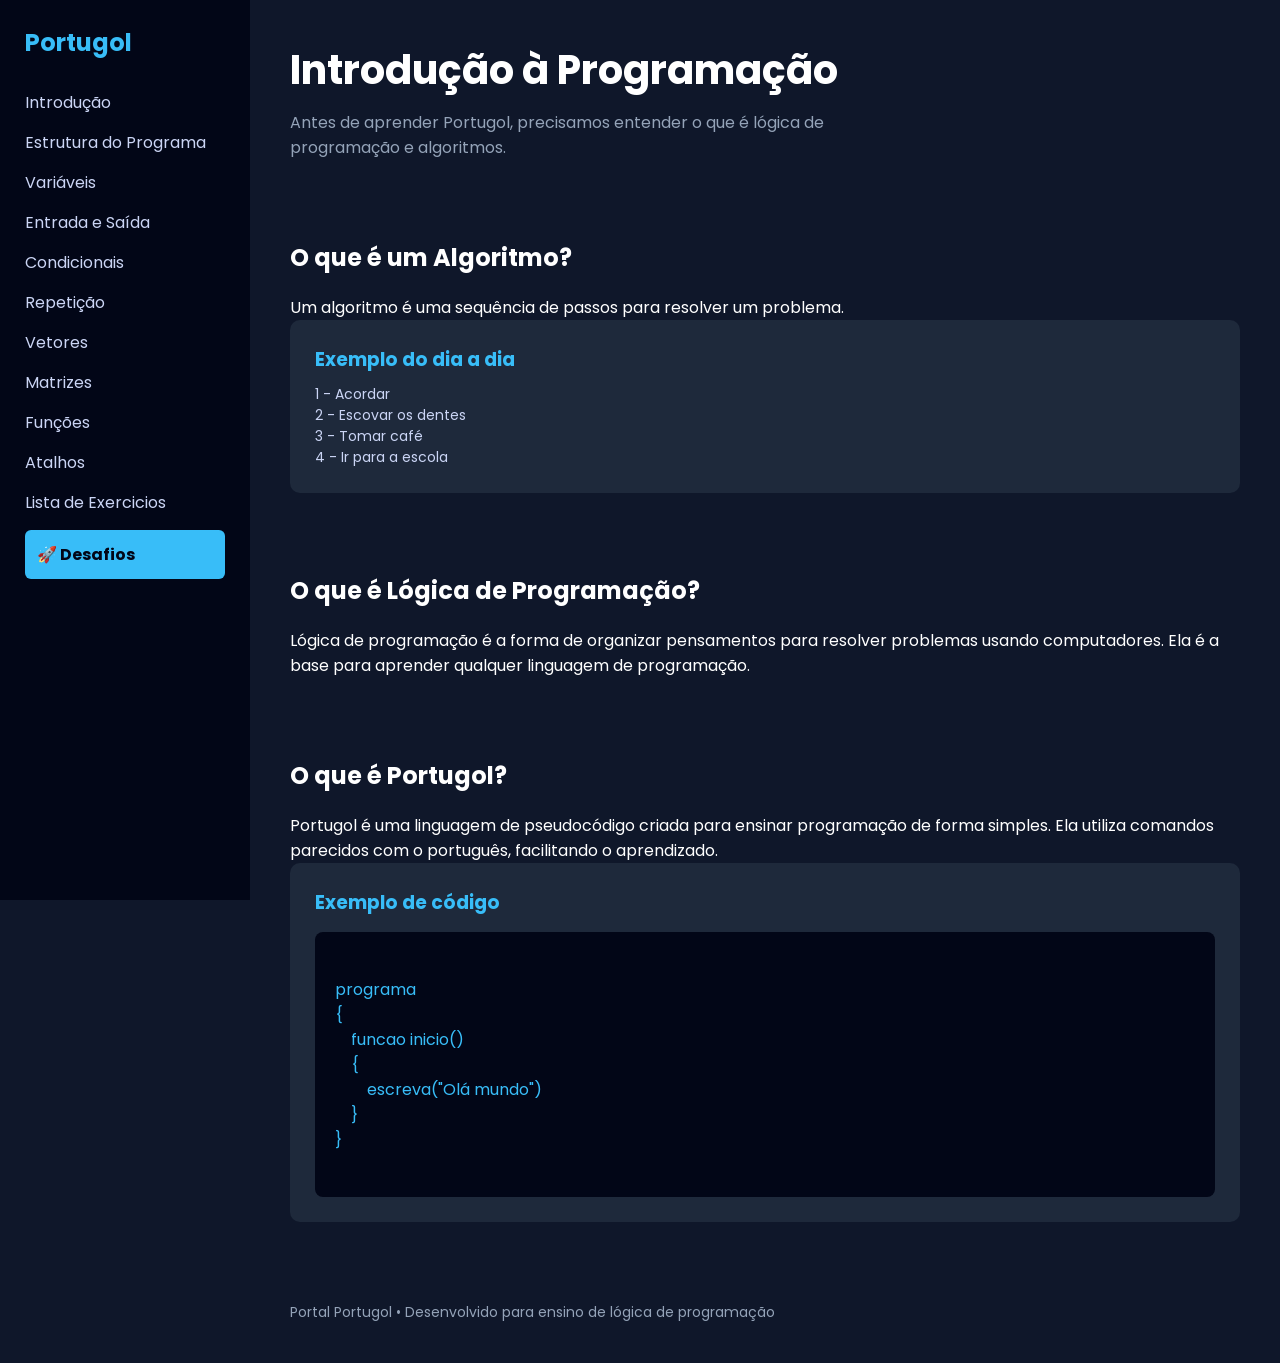
<file: paginas/introducao.html>
<!DOCTYPE html>
<html lang="pt-br">

<head>
    <meta charset="UTF-8">
    <meta name="viewport" content="width=device-width, initial-scale=1.0">

    <title>Introdução | Portugol Academy</title>

    <link href="https://fonts.googleapis.com/css2?family=Poppins:wght@300;400;600&display=swap" rel="stylesheet">
    <link rel="stylesheet" href="../estilos.css">
    <link rel="shortcut icon" href="../icon.png" type="image/png">

</head>

<body>
    <div id="menu"></div>

    <div class="main">

        <a href="introducao.html" class="hero-link">
            <section class="hero">

                <h1>Introdução à Programação</h1>

                <p>
                    Antes de aprender Portugol, precisamos entender o que é lógica de programação e algoritmos.
                </p>

            </section>
        </a>

        <section class="section">

            <h2>O que é um Algoritmo?</h2>

            <p>
                Um algoritmo é uma sequência de passos para resolver um problema.
            </p>

            <div class="card">

                <h3>Exemplo do dia a dia</h3>

                <p>

                    1 - Acordar<br>
                    2 - Escovar os dentes<br>
                    3 - Tomar café<br>
                    4 - Ir para a escola

                </p>

            </div>

        </section>

        <section class="section">

            <h2>O que é Lógica de Programação?</h2>

            <p>

                Lógica de programação é a forma de organizar pensamentos para resolver problemas usando computadores.

                Ela é a base para aprender qualquer linguagem de programação.

            </p>

        </section>

        <section class="section">

            <h2>O que é Portugol?</h2>

            <p>

                Portugol é uma linguagem de pseudocódigo criada para ensinar programação de forma simples.

                Ela utiliza comandos parecidos com o português, facilitando o aprendizado.

            </p>

            <div class="card">

                <h3>Exemplo de código</h3>

                <pre>

programa
{
    funcao inicio()
    {
        escreva("Olá mundo")
    }
}

</pre>

            </div>

        </section>

        <footer>

            <p>
                Portal Portugol • Desenvolvido para ensino de lógica de programação
            </p>

        </footer>

    </div>

    <script src="../script.js"></script>

</body>

</html>
</file>
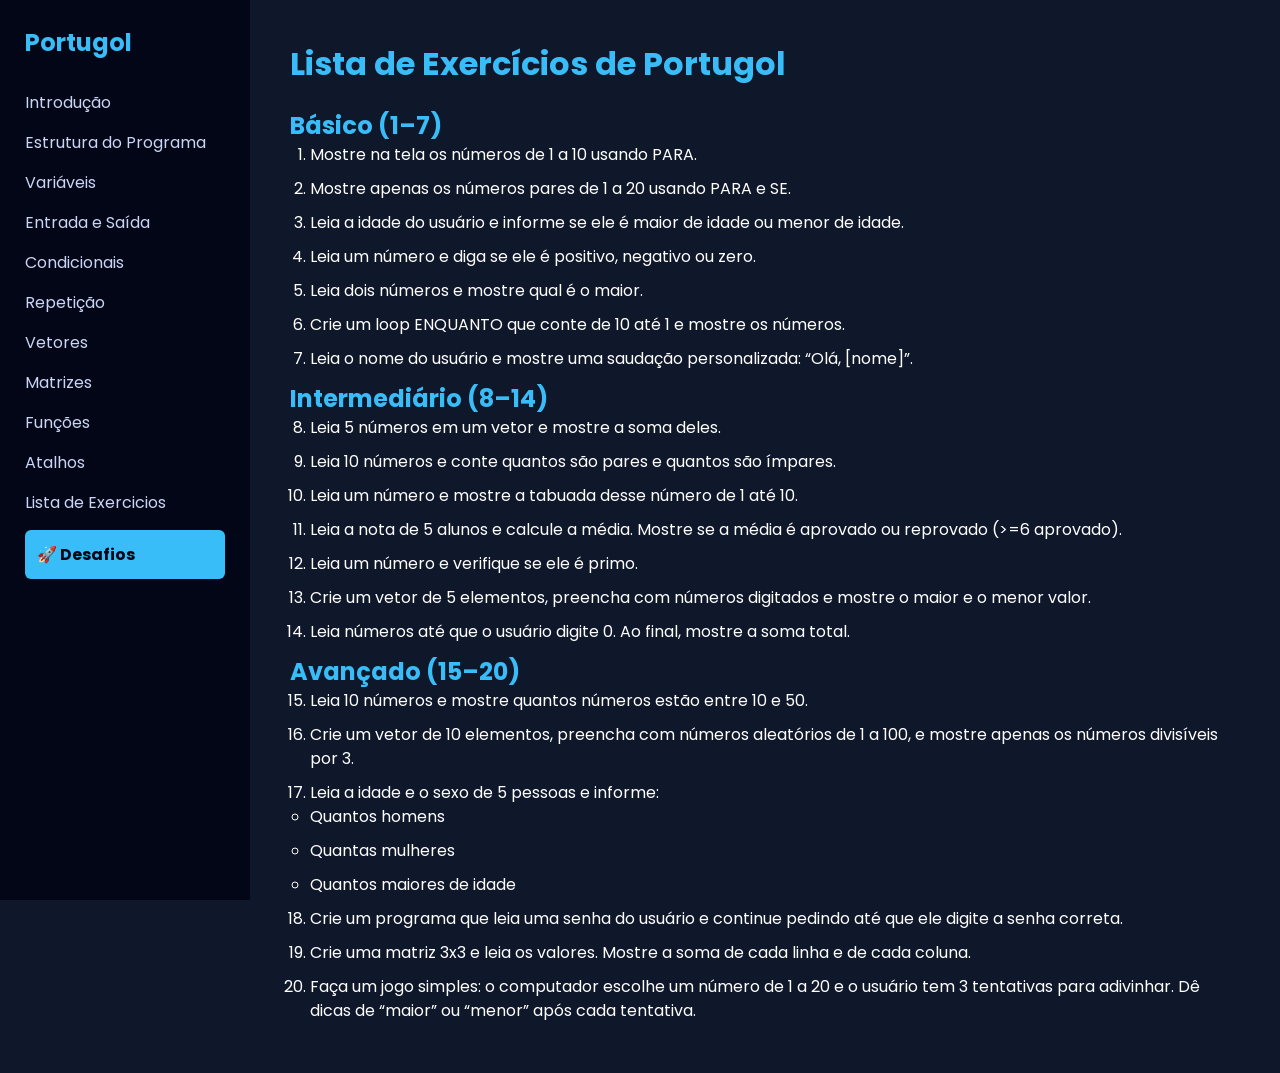
<file: paginas/lista-exercicio.html>
<!DOCTYPE html>
<html lang="pt-br">

<head>
    <meta charset="UTF-8">
    <meta name="viewport" content="width=device-width, initial-scale=1.0">
    <title>Lista de Exercícios | Portugol Academy</title>
    <link href="https://fonts.googleapis.com/css2?family=Poppins:wght@300;400;600&display=swap" rel="stylesheet">
    <link rel="stylesheet" href="../estilos.css">
    <link rel="shortcut icon" href="../icon.png" type="image/png">
    <style>
        .main h1,
        .main h2 {
            color: #38bdf8;
        }

        .exercise-list {
            margin-top: 20px;
        }

        .exercise-list h3 {
            margin-top: 15px;
            color: #0ea5e9;
        }

        .exercise-list ol {
            padding-left: 20px;
        }

        .exercise-list li {
            margin-bottom: 10px;
            line-height: 1.5;
        }
    </style>
</head>

<body>
    <div id="menu"></div>
    <!-- CONTEÚDO PRINCIPAL -->
    <div class="main">
        <h1>Lista de Exercícios de Portugol</h1>

        <div class="exercise-list">
            <h2>Básico (1–7)</h2>
            <ol>
                <li>Mostre na tela os números de 1 a 10 usando PARA.</li>
                <li>Mostre apenas os números pares de 1 a 20 usando PARA e SE.</li>
                <li>Leia a idade do usuário e informe se ele é maior de idade ou menor de idade.</li>
                <li>Leia um número e diga se ele é positivo, negativo ou zero.</li>
                <li>Leia dois números e mostre qual é o maior.</li>
                <li>Crie um loop ENQUANTO que conte de 10 até 1 e mostre os números.</li>
                <li>Leia o nome do usuário e mostre uma saudação personalizada: “Olá, [nome]”.</li>
            </ol>

            <h2>Intermediário (8–14)</h2>
            <ol start="8">
                <li>Leia 5 números em um vetor e mostre a soma deles.</li>
                <li>Leia 10 números e conte quantos são pares e quantos são ímpares.</li>
                <li>Leia um número e mostre a tabuada desse número de 1 até 10.</li>
                <li>Leia a nota de 5 alunos e calcule a média. Mostre se a média é aprovado ou reprovado (>=6 aprovado).
                </li>
                <li>Leia um número e verifique se ele é primo.</li>
                <li>Crie um vetor de 5 elementos, preencha com números digitados e mostre o maior e o menor valor.</li>
                <li>Leia números até que o usuário digite 0. Ao final, mostre a soma total.</li>
            </ol>

            <h2>Avançado (15–20)</h2>
            <ol start="15">
                <li>Leia 10 números e mostre quantos números estão entre 10 e 50.</li>
                <li>Crie um vetor de 10 elementos, preencha com números aleatórios de 1 a 100, e mostre apenas os
                    números divisíveis por 3.</li>
                <li>Leia a idade e o sexo de 5 pessoas e informe:
                    <ul>
                        <li>Quantos homens</li>
                        <li>Quantas mulheres</li>
                        <li>Quantos maiores de idade</li>
                    </ul>
                </li>
                <li>Crie um programa que leia uma senha do usuário e continue pedindo até que ele digite a senha
                    correta.</li>
                <li>Crie uma matriz 3x3 e leia os valores. Mostre a soma de cada linha e de cada coluna.</li>
                <li>Faça um jogo simples: o computador escolhe um número de 1 a 20 e o usuário tem 3 tentativas para
                    adivinhar. Dê dicas de “maior” ou “menor” após cada tentativa.</li>
            </ol>
        </div>
    </div>
    
    <script src="../script.js"></script>
    <script>
        function toggleMenu() {
            document.getElementById("sidebar").classList.toggle("active");
        }
    </script>

</body>

</html>
</file>
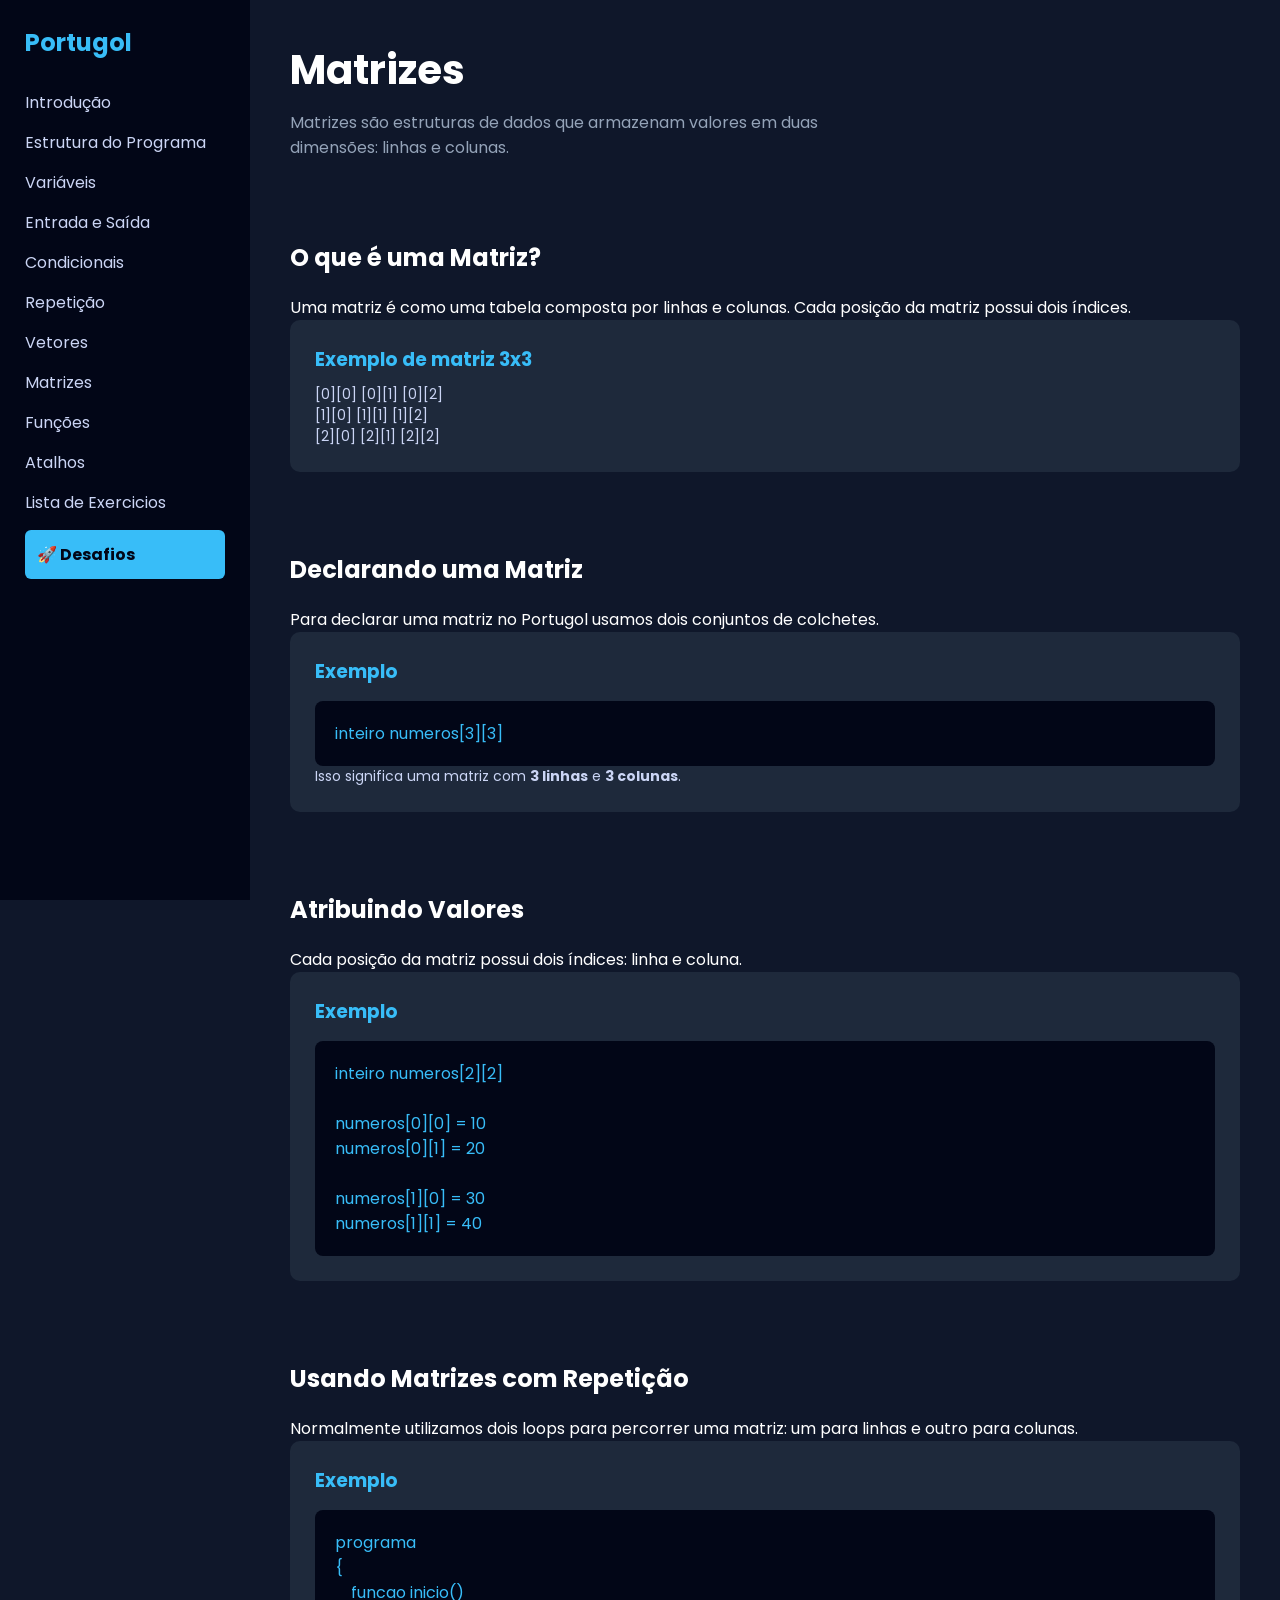
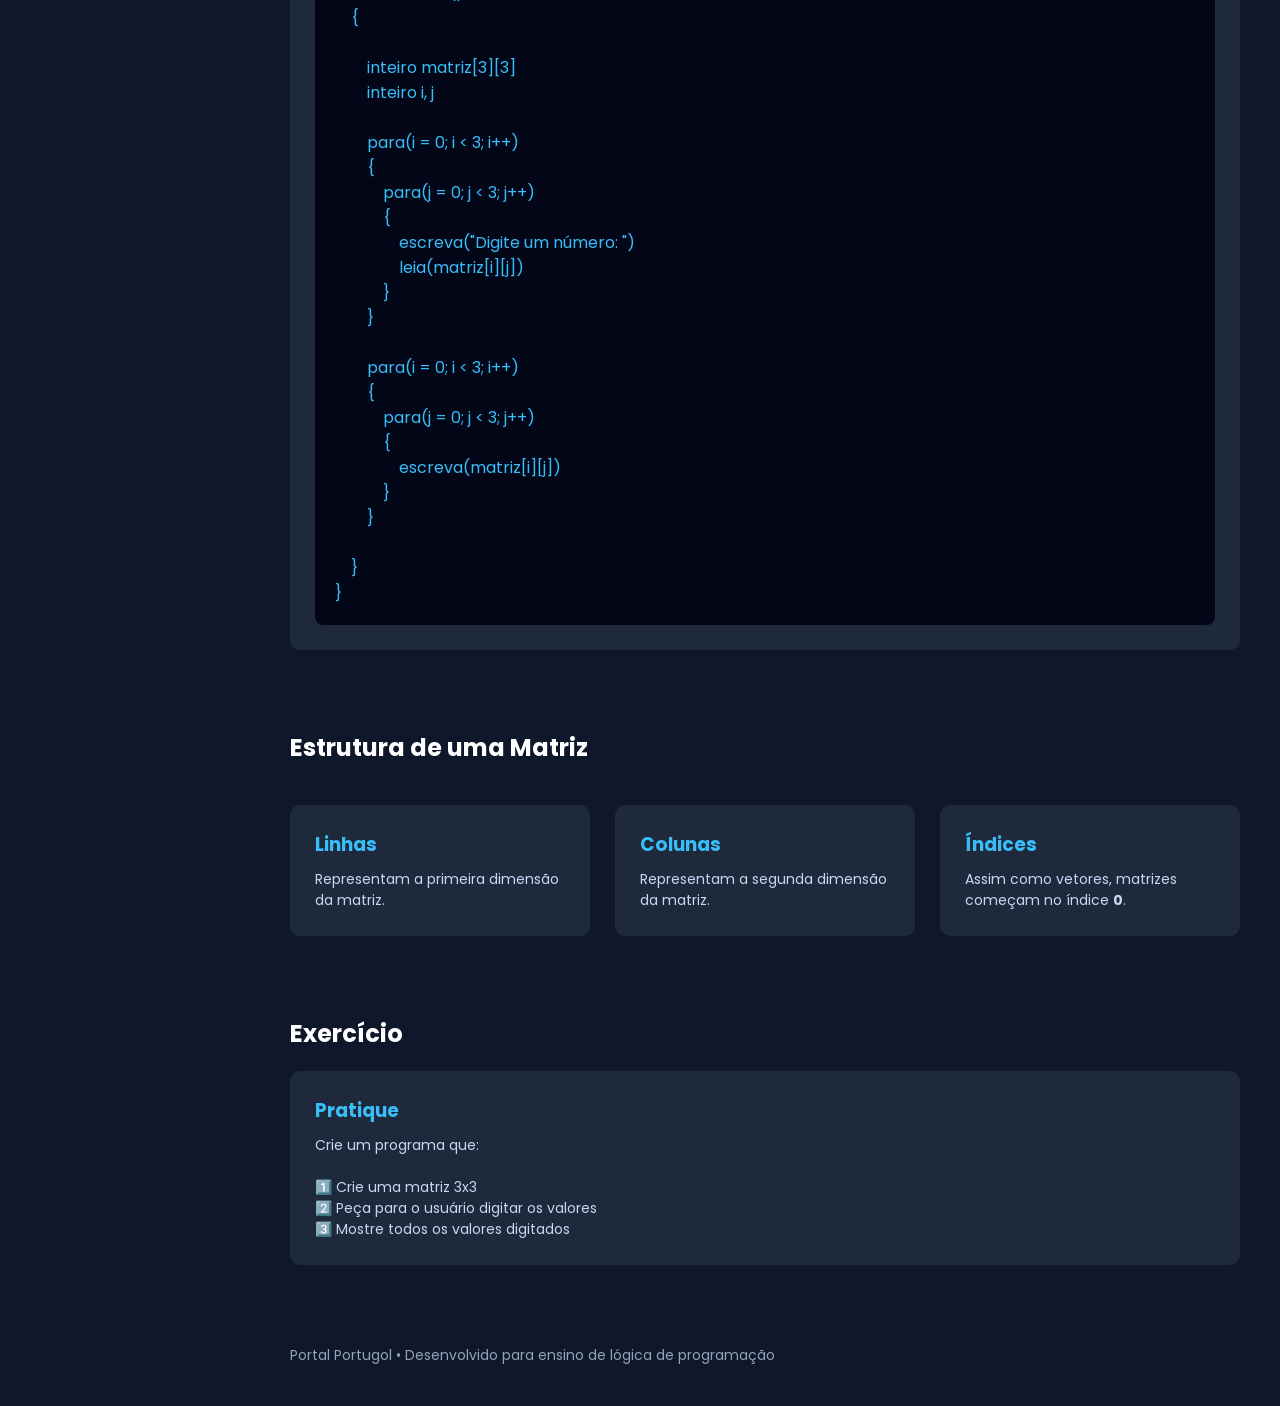
<file: paginas/matrizes.html>
<!DOCTYPE html>
<html lang="pt-br">

<head>
    <meta charset="UTF-8">
    <meta name="viewport" content="width=device-width, initial-scale=1.0">

    <title>Matrizes | Portugol Academy</title>

    <link href="https://fonts.googleapis.com/css2?family=Poppins:wght@300;400;600&display=swap" rel="stylesheet">
    <link rel="stylesheet" type="text/css" href="../estilos.css">
    <link rel="shortcut icon" href="../icon.png" type="image/png">

</head>

<body>

    <div id="menu"></div>

    <div class="main">

        <section class="hero">

            <h1>Matrizes</h1>

            <p>
                Matrizes são estruturas de dados que armazenam valores em duas dimensões:
                linhas e colunas.
            </p>

        </section>


        <section class="section">

            <h2>O que é uma Matriz?</h2>

            <p>
                Uma matriz é como uma tabela composta por linhas e colunas.
                Cada posição da matriz possui dois índices.
            </p>

            <div class="card">

                <h3>Exemplo de matriz 3x3</h3>

                <p>

                    [0][0] [0][1] [0][2]
                    <br>
                    [1][0] [1][1] [1][2]
                    <br>
                    [2][0] [2][1] [2][2]

                </p>

            </div>

        </section>


        <section class="section">

            <h2>Declarando uma Matriz</h2>

            <p>
                Para declarar uma matriz no Portugol usamos dois conjuntos de colchetes.
            </p>

            <div class="card">

                <h3>Exemplo</h3>

                <pre>
inteiro numeros[3][3]
</pre>

                <p>

                    Isso significa uma matriz com <strong>3 linhas</strong> e <strong>3 colunas</strong>.

                </p>

            </div>

        </section>


        <section class="section">

            <h2>Atribuindo Valores</h2>

            <p>
                Cada posição da matriz possui dois índices: linha e coluna.
            </p>

            <div class="card">

                <h3>Exemplo</h3>

                <pre>
inteiro numeros[2][2]

numeros[0][0] = 10
numeros[0][1] = 20

numeros[1][0] = 30
numeros[1][1] = 40
</pre>

            </div>

        </section>


        <section class="section">

            <h2>Usando Matrizes com Repetição</h2>

            <p>
                Normalmente utilizamos dois loops para percorrer uma matriz:
                um para linhas e outro para colunas.
            </p>

            <div class="card">

                <h3>Exemplo</h3>

                <pre>
programa
{
    funcao inicio()
    {

        inteiro matriz[3][3]
        inteiro i, j

        para(i = 0; i < 3; i++)
        {
            para(j = 0; j < 3; j++)
            {
                escreva("Digite um número: ")
                leia(matriz[i][j])
            }
        }

        para(i = 0; i < 3; i++)
        {
            para(j = 0; j < 3; j++)
            {
                escreva(matriz[i][j])
            }
        }

    }
}
</pre>

            </div>

        </section>


        <section class="section">

            <h2>Estrutura de uma Matriz</h2>

            <div class="grid">

                <div class="card">

                    <h3>Linhas</h3>

                    <p>
                        Representam a primeira dimensão da matriz.
                    </p>

                </div>

                <div class="card">

                    <h3>Colunas</h3>

                    <p>
                        Representam a segunda dimensão da matriz.
                    </p>

                </div>

                <div class="card">

                    <h3>Índices</h3>

                    <p>
                        Assim como vetores, matrizes começam no índice <strong>0</strong>.
                    </p>

                </div>

            </div>

        </section>


        <section class="section">

            <h2>Exercício</h2>

            <div class="card">

                <h3>Pratique</h3>

                <p>

                    Crie um programa que:

                    <br><br>

                    1️⃣ Crie uma matriz 3x3 <br>
                    2️⃣ Peça para o usuário digitar os valores <br>
                    3️⃣ Mostre todos os valores digitados

                </p>

            </div>

        </section>


        <footer>

            <p>
                Portal Portugol • Desenvolvido para ensino de lógica de programação
            </p>

        </footer>

    </div>

    <script src="../script.js"></script>

</body>

</html>
</file>
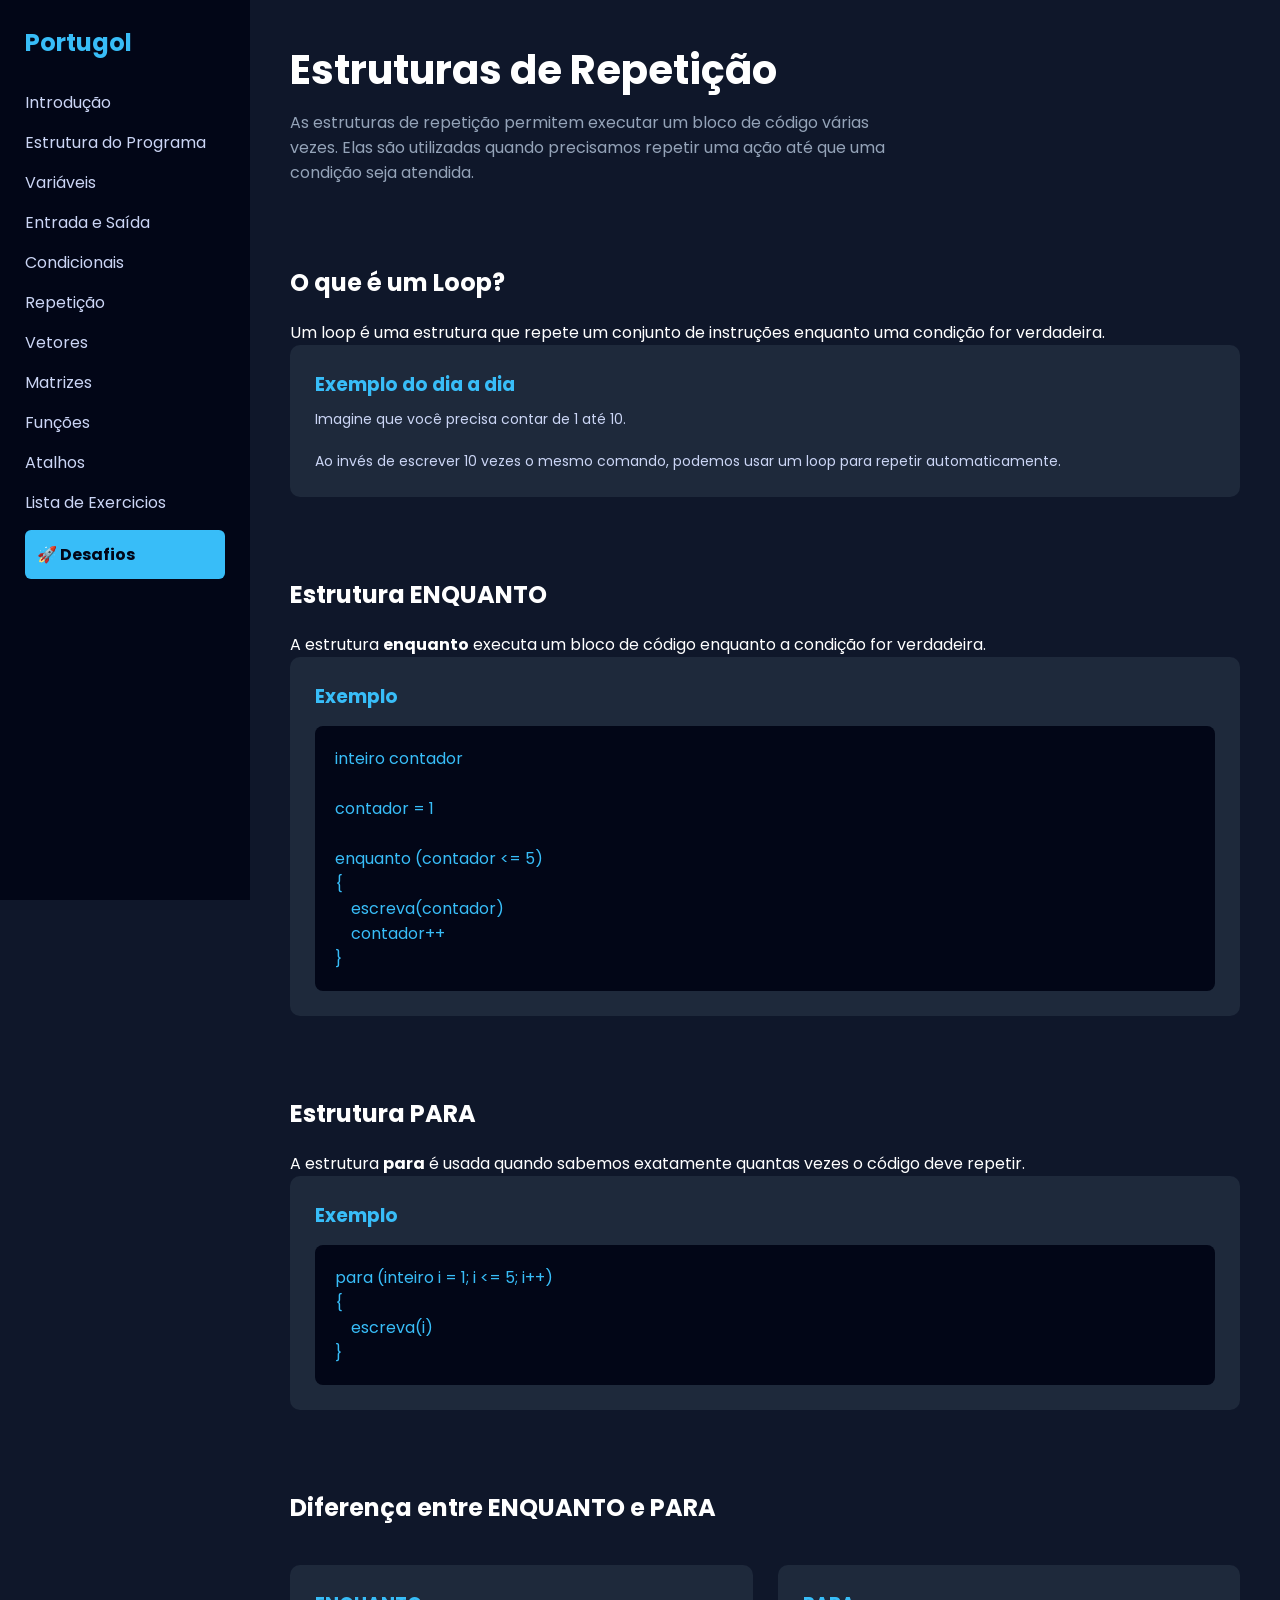
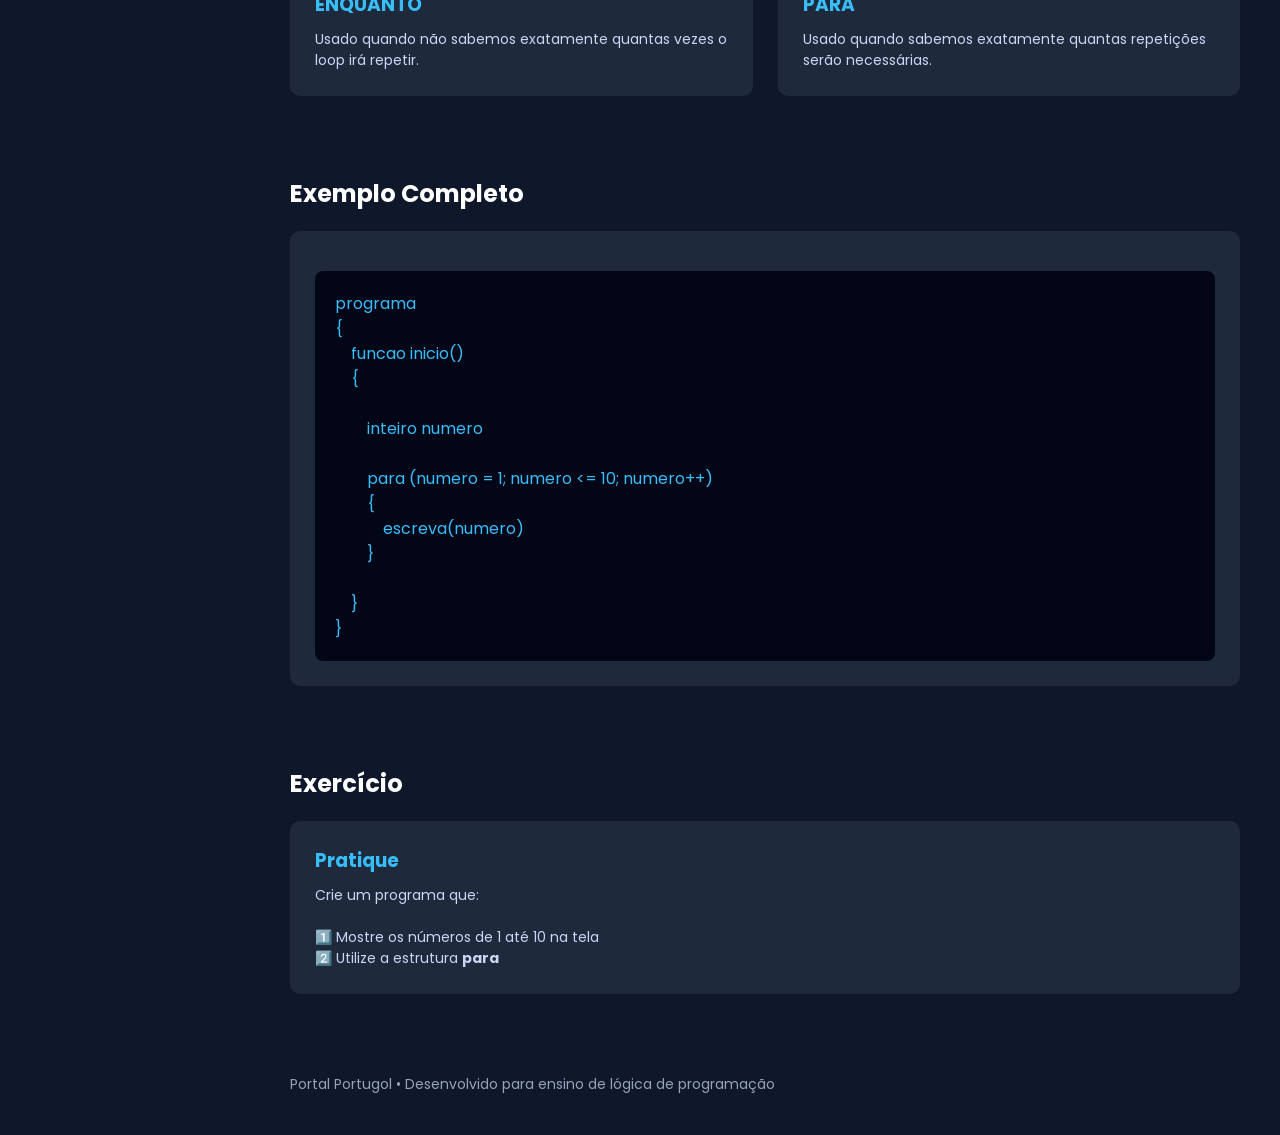
<file: paginas/repeticao.html>
<!DOCTYPE html>
<html lang="pt-br">

<head>
    <meta charset="UTF-8">
    <meta name="viewport" content="width=device-width, initial-scale=1.0">

    <title>Repetição | Portugol Academy</title>

    <link href="https://fonts.googleapis.com/css2?family=Poppins:wght@300;400;600&display=swap" rel="stylesheet">
    <link rel="stylesheet" type="text/css" href="../estilos.css">
    <link rel="shortcut icon" href="../icon.png" type="image/png">

</head>

<body>

    <div id="menu"></div>

    <div class="main">

        <section class="hero">

            <h1>Estruturas de Repetição</h1>

            <p>
                As estruturas de repetição permitem executar um bloco de código várias vezes.
                Elas são utilizadas quando precisamos repetir uma ação até que uma condição seja atendida.
            </p>

        </section>


        <section class="section">

            <h2>O que é um Loop?</h2>

            <p>
                Um loop é uma estrutura que repete um conjunto de instruções enquanto uma condição for verdadeira.
            </p>

            <div class="card">

                <h3>Exemplo do dia a dia</h3>

                <p>

                    Imagine que você precisa contar de 1 até 10.

                    <br><br>

                    Ao invés de escrever 10 vezes o mesmo comando, podemos usar um loop para repetir automaticamente.

                </p>

            </div>

        </section>


        <section class="section">

            <h2>Estrutura ENQUANTO</h2>

            <p>
                A estrutura <strong>enquanto</strong> executa um bloco de código enquanto a condição for verdadeira.
            </p>

            <div class="card">

                <h3>Exemplo</h3>

                <pre>
inteiro contador

contador = 1

enquanto (contador <= 5)
{
    escreva(contador)
    contador++
}
</pre>

            </div>

        </section>


        <section class="section">

            <h2>Estrutura PARA</h2>

            <p>
                A estrutura <strong>para</strong> é usada quando sabemos exatamente quantas vezes o código deve repetir.
            </p>

            <div class="card">

                <h3>Exemplo</h3>

                <pre>
para (inteiro i = 1; i <= 5; i++)
{
    escreva(i)
}
</pre>

            </div>

        </section>


        <section class="section">

            <h2>Diferença entre ENQUANTO e PARA</h2>

            <div class="grid">

                <div class="card">

                    <h3>ENQUANTO</h3>

                    <p>
                        Usado quando não sabemos exatamente quantas vezes o loop irá repetir.
                    </p>

                </div>

                <div class="card">

                    <h3>PARA</h3>

                    <p>
                        Usado quando sabemos exatamente quantas repetições serão necessárias.
                    </p>

                </div>

            </div>

        </section>


        <section class="section">

            <h2>Exemplo Completo</h2>

            <div class="card">

                <pre>
programa
{
    funcao inicio()
    {

        inteiro numero

        para (numero = 1; numero <= 10; numero++)
        {
            escreva(numero)
        }

    }
}
</pre>

            </div>

        </section>


        <section class="section">

            <h2>Exercício</h2>

            <div class="card">

                <h3>Pratique</h3>

                <p>

                    Crie um programa que:

                    <br><br>

                    1️⃣ Mostre os números de 1 até 10 na tela <br>
                    2️⃣ Utilize a estrutura <strong>para</strong>

                </p>

            </div>

        </section>


        <footer>

            <p>
                Portal Portugol • Desenvolvido para ensino de lógica de programação
            </p>

        </footer>

    </div>

    <script src="../script.js"></script>

</body>

</html>
</file>
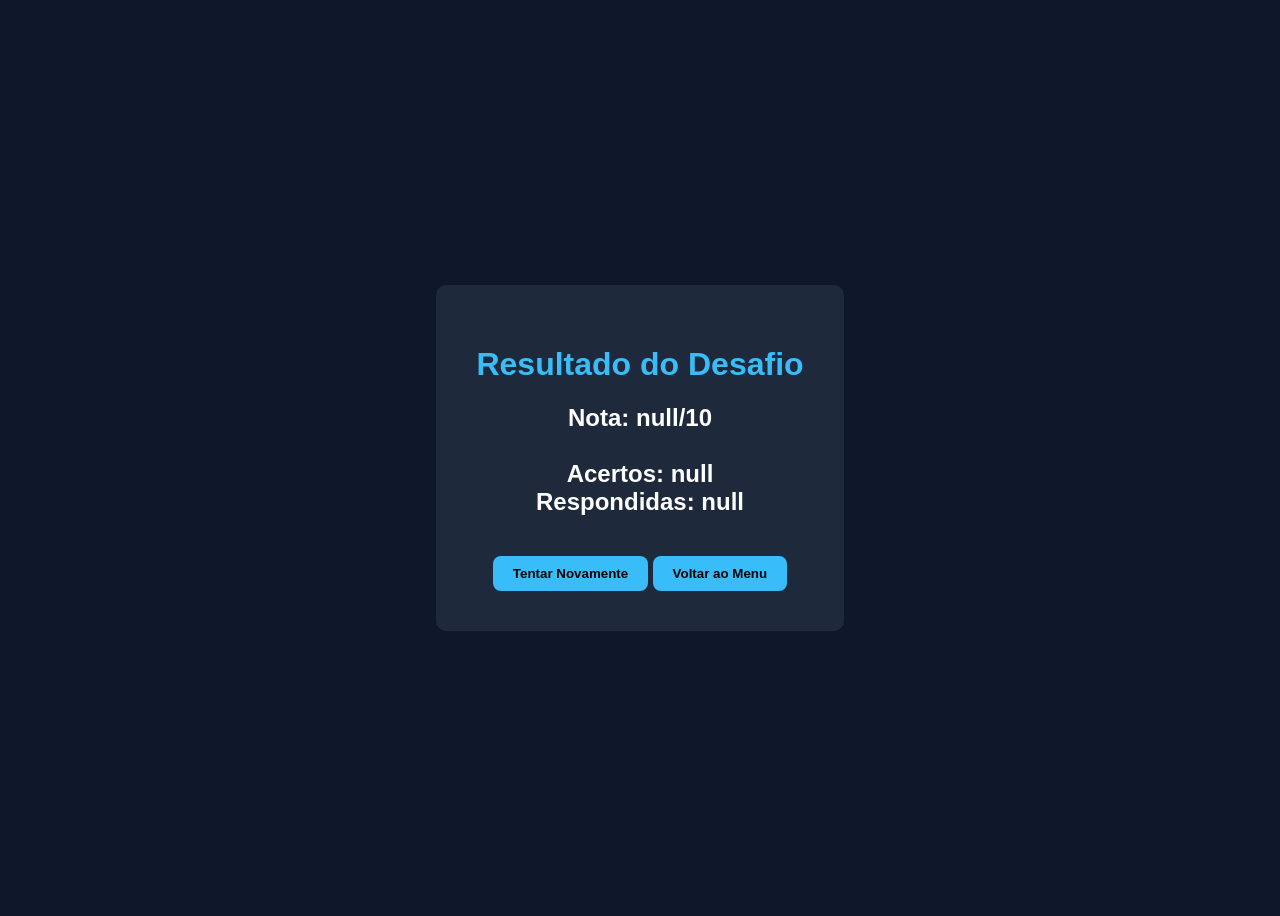
<file: paginas/resultado.html>
<!DOCTYPE html>
<html lang="pt-br">

<head>
    <meta charset="UTF-8">
    <title>Resultado</title>

    <style>
        body {
            background: #0f172a;
            color: white;
            font-family: Arial;
            display: flex;
            justify-content: center;
            align-items: center;
            height: 100vh;
            text-align: center;
        }

        .box {
            background: #1e293b;
            padding: 40px;
            border-radius: 10px;
        }

        h1 {
            color: #38bdf8;
        }

        button {
            margin-top: 20px;
            padding: 10px 20px;
            border: none;
            border-radius: 8px;
            background: #38bdf8;
            font-weight: bold;
            cursor: pointer;
        }
    </style>

</head>

<body>
    
    <div class="box">

        <h1>Resultado do Desafio</h1>

        <h2 id="resultado"></h2>
        <button onclick="tentarnovamente()">Tentar Novamente</button>
        <button onclick="voltar()">Voltar ao Menu</button>

    </div>

    <script>

        const params = new URLSearchParams(window.location.search)

        const nota = params.get("nota")
        const acertos = params.get("acertos")
        const respondidas = params.get("respondidas")

        document.getElementById("resultado").innerHTML =

            `Nota: ${nota}/10<br><br>
Acertos: ${acertos}<br>
Respondidas: ${respondidas}`

        function voltar() {

            window.location.href = "../index.html"

        }

        function tentarnovamente() {

            window.location.href = "desafios.html"

        }

    </script>

</body>

</html>
</file>
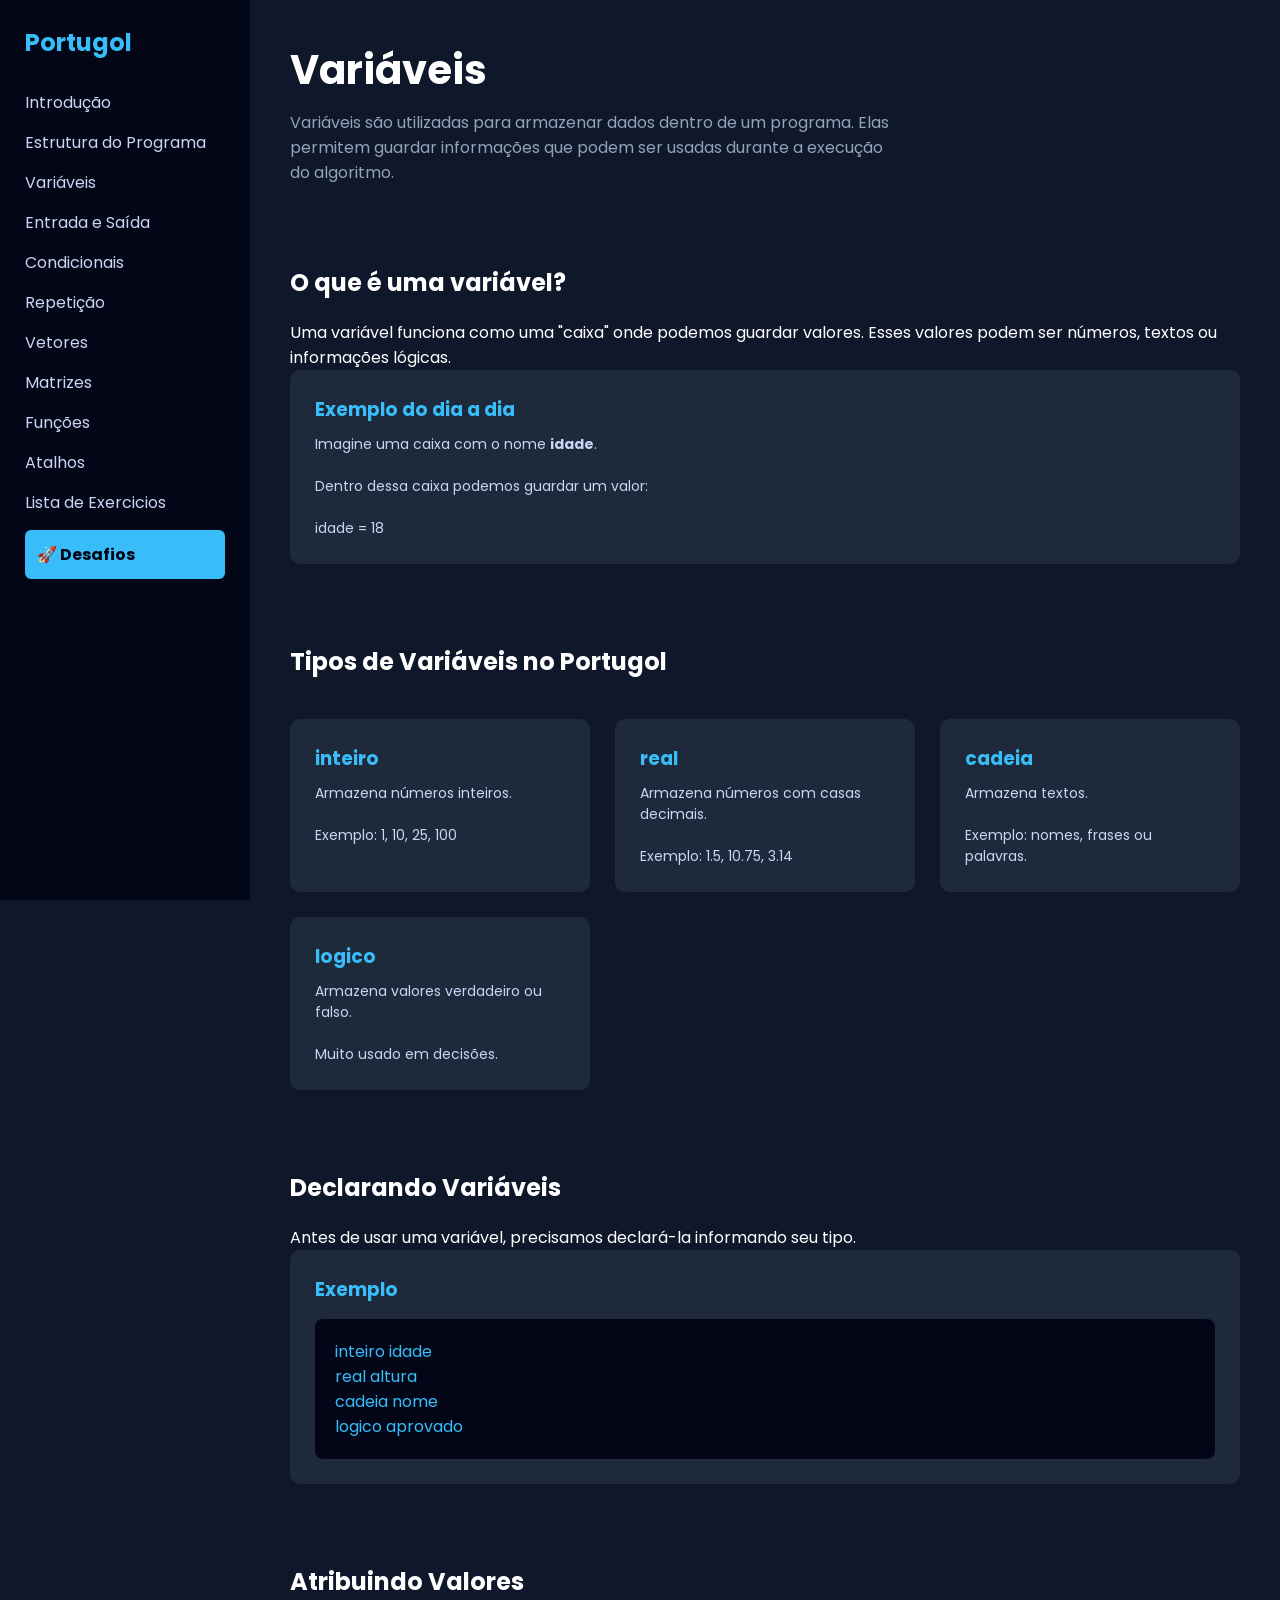
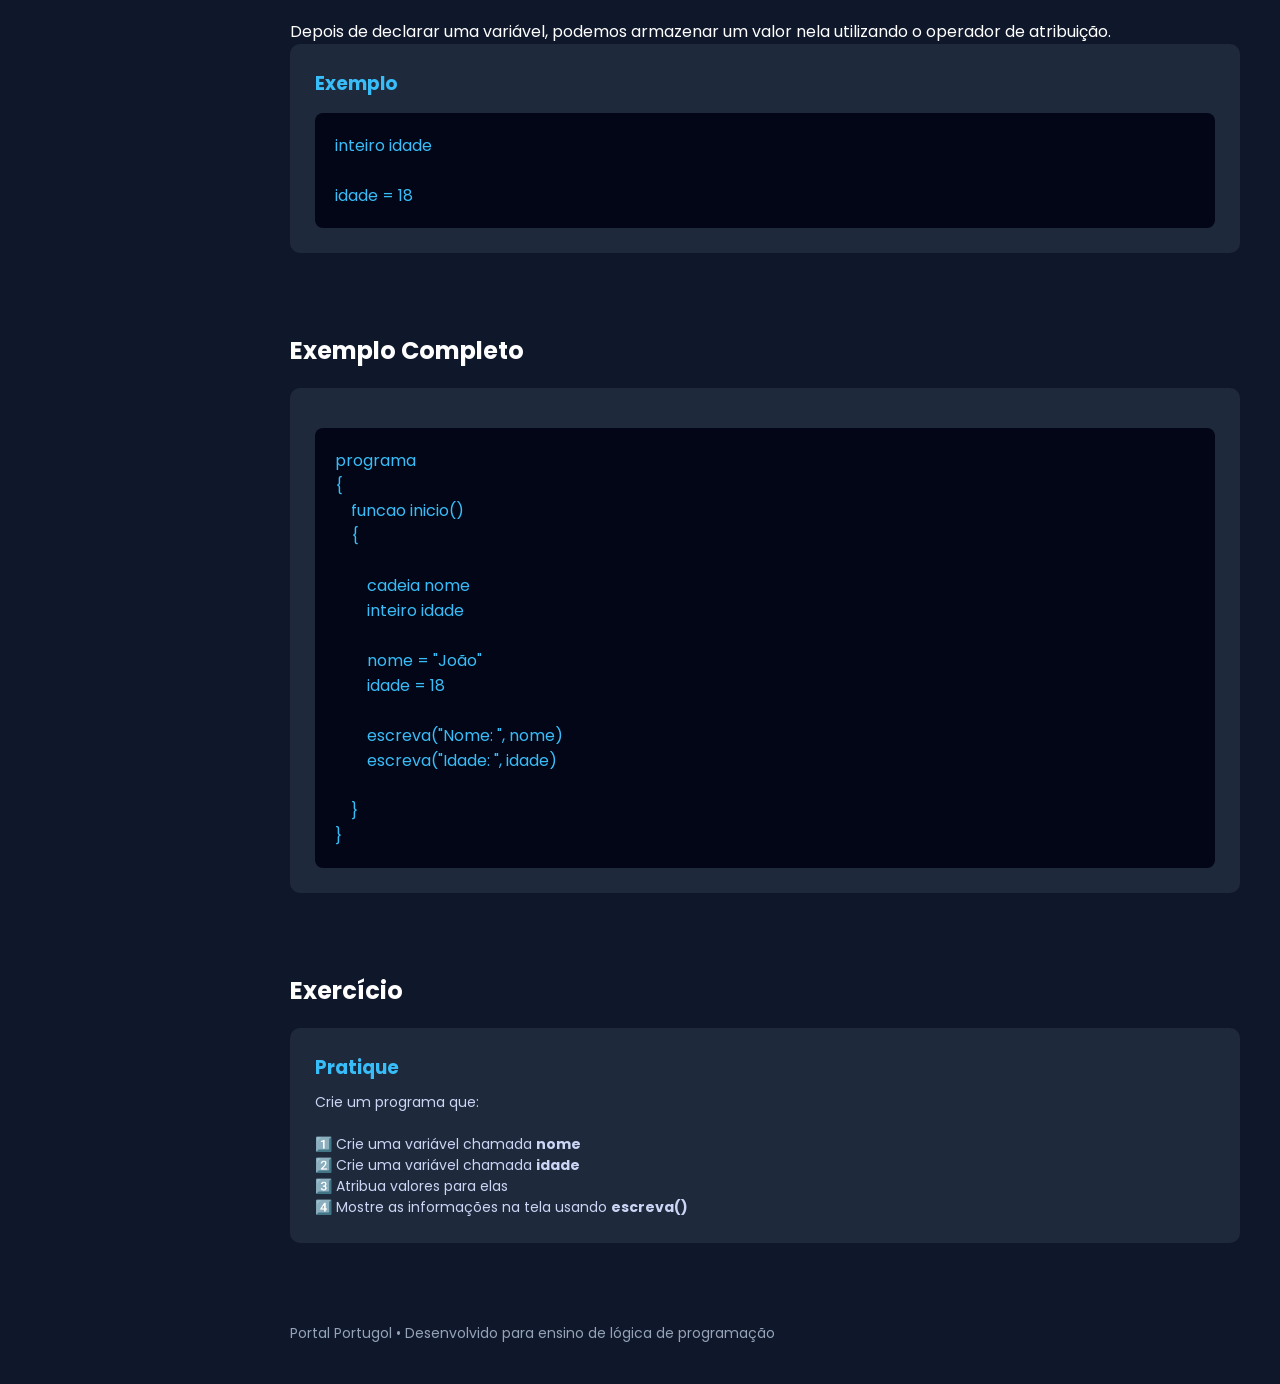
<file: paginas/variaveis.html>
<!DOCTYPE html>
<html lang="pt-br">

<head>
    <meta charset="UTF-8">
    <meta name="viewport" content="width=device-width, initial-scale=1.0">

    <title>Variáveis | Portugol Academy</title>

    <link href="https://fonts.googleapis.com/css2?family=Poppins:wght@300;400;600&display=swap" rel="stylesheet">
    <link rel="stylesheet" type="text/css" href="../estilos.css">
    <link rel="shortcut icon" href="../icon.png" type="image/png">

</head>

<body>

    <div id="menu"></div>

    <div class="main">

        <section class="hero">

            <h1>Variáveis</h1>

            <p>
                Variáveis são utilizadas para armazenar dados dentro de um programa.
                Elas permitem guardar informações que podem ser usadas durante a execução do algoritmo.
            </p>

        </section>


        <section class="section">

            <h2>O que é uma variável?</h2>

            <p>
                Uma variável funciona como uma "caixa" onde podemos guardar valores.
                Esses valores podem ser números, textos ou informações lógicas.
            </p>

            <div class="card">

                <h3>Exemplo do dia a dia</h3>

                <p>

                    Imagine uma caixa com o nome <strong>idade</strong>.

                    <br><br>

                    Dentro dessa caixa podemos guardar um valor:

                    <br><br>

                    idade = 18

                </p>

            </div>

        </section>


        <section class="section">

            <h2>Tipos de Variáveis no Portugol</h2>

            <div class="grid">

                <div class="card">

                    <h3>inteiro</h3>

                    <p>
                        Armazena números inteiros.

                        <br><br>

                        Exemplo: 1, 10, 25, 100
                    </p>

                </div>


                <div class="card">

                    <h3>real</h3>

                    <p>
                        Armazena números com casas decimais.

                        <br><br>

                        Exemplo: 1.5, 10.75, 3.14
                    </p>

                </div>


                <div class="card">

                    <h3>cadeia</h3>

                    <p>
                        Armazena textos.

                        <br><br>

                        Exemplo: nomes, frases ou palavras.
                    </p>

                </div>


                <div class="card">

                    <h3>logico</h3>

                    <p>
                        Armazena valores verdadeiro ou falso.

                        <br><br>

                        Muito usado em decisões.
                    </p>

                </div>

            </div>

        </section>


        <section class="section">

            <h2>Declarando Variáveis</h2>

            <p>
                Antes de usar uma variável, precisamos declará-la informando seu tipo.
            </p>

            <div class="card">

                <h3>Exemplo</h3>

                <pre>
inteiro idade
real altura
cadeia nome
logico aprovado
</pre>

            </div>

        </section>


        <section class="section">

            <h2>Atribuindo Valores</h2>

            <p>
                Depois de declarar uma variável, podemos armazenar um valor nela utilizando o operador de atribuição.
            </p>

            <div class="card">

                <h3>Exemplo</h3>

                <pre>
inteiro idade

idade = 18
</pre>

            </div>

        </section>


        <section class="section">

            <h2>Exemplo Completo</h2>

            <div class="card">

                <pre>
programa
{
    funcao inicio()
    {

        cadeia nome
        inteiro idade

        nome = "João"
        idade = 18

        escreva("Nome: ", nome)
        escreva("Idade: ", idade)

    }
}
</pre>

            </div>

        </section>


        <section class="section">

            <h2>Exercício</h2>

            <div class="card">

                <h3>Pratique</h3>

                <p>

                    Crie um programa que:

                    <br><br>

                    1️⃣ Crie uma variável chamada <strong>nome</strong><br>
                    2️⃣ Crie uma variável chamada <strong>idade</strong><br>
                    3️⃣ Atribua valores para elas<br>
                    4️⃣ Mostre as informações na tela usando <strong>escreva()</strong>

                </p>

            </div>

        </section>


        <footer>

            <p>
                Portal Portugol • Desenvolvido para ensino de lógica de programação
            </p>

        </footer>

    </div>

    <script src="../script.js"></script>

</body>

</html>
</file>
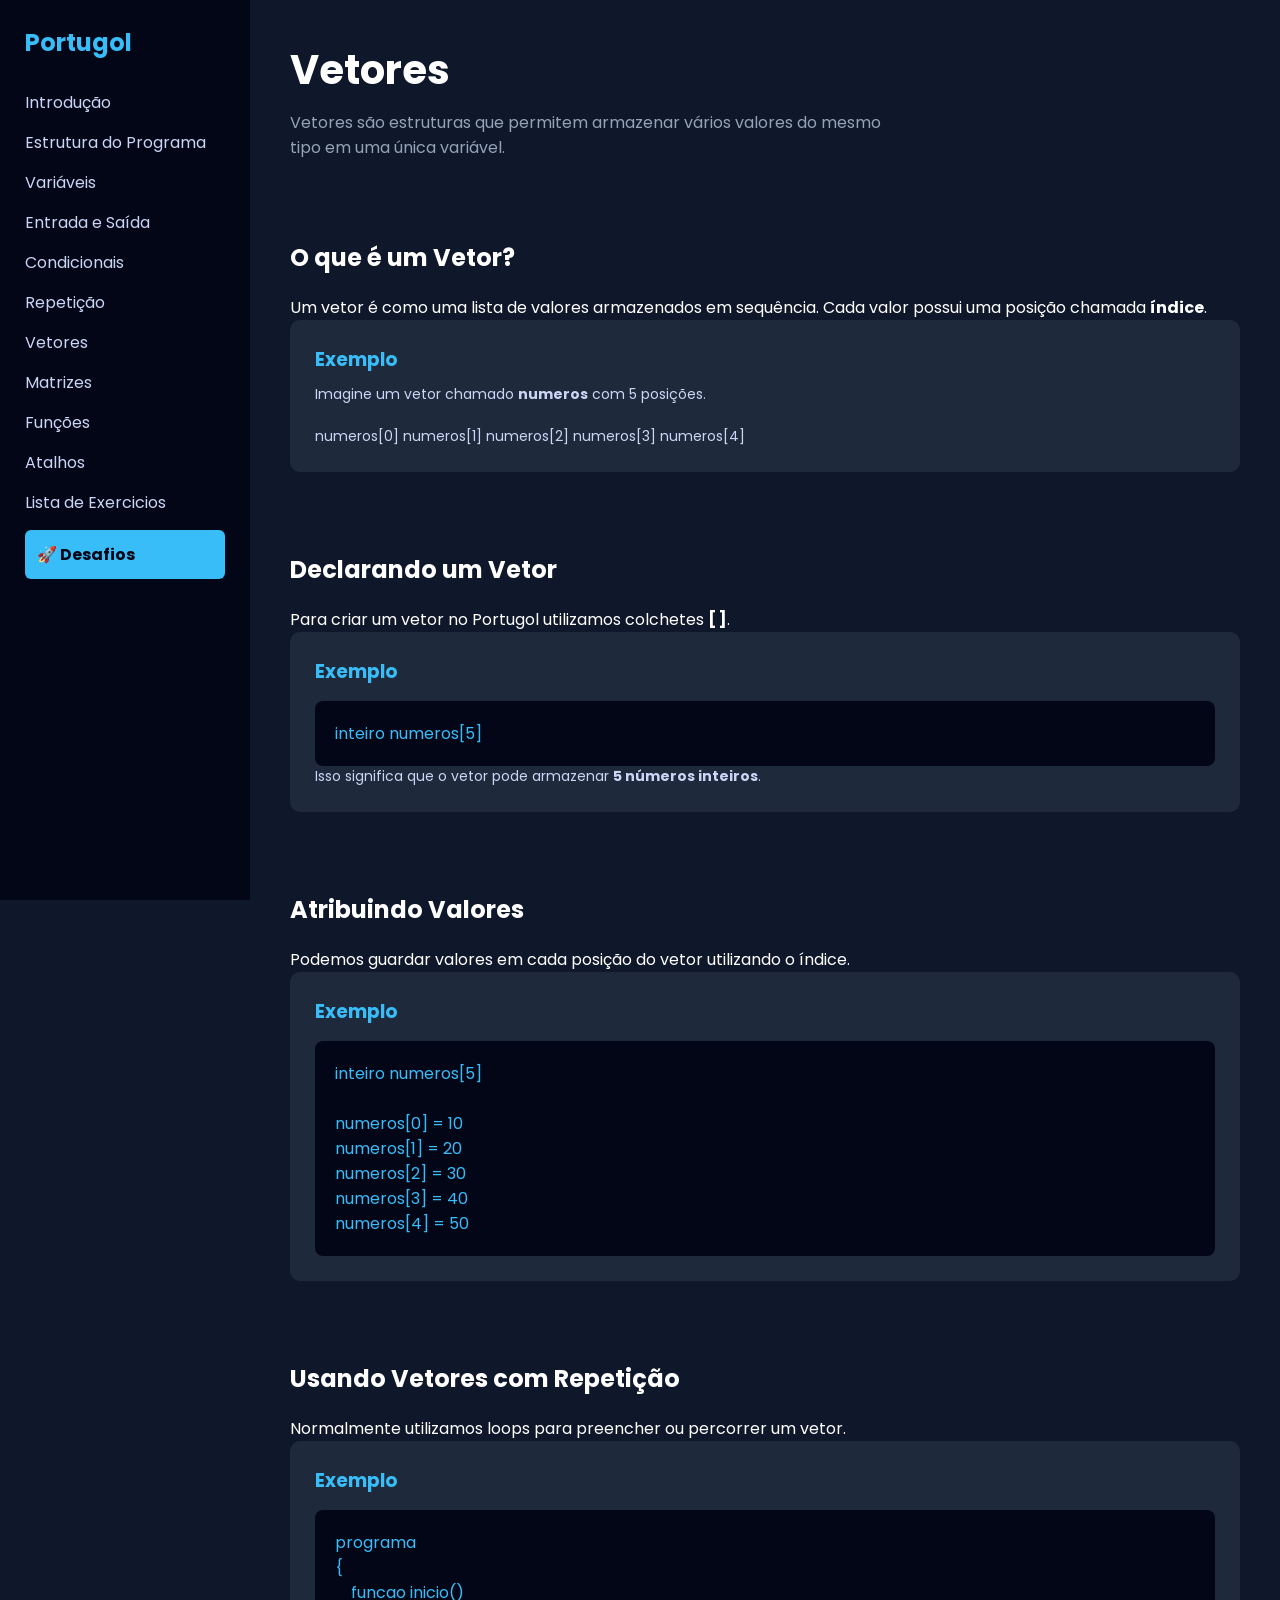
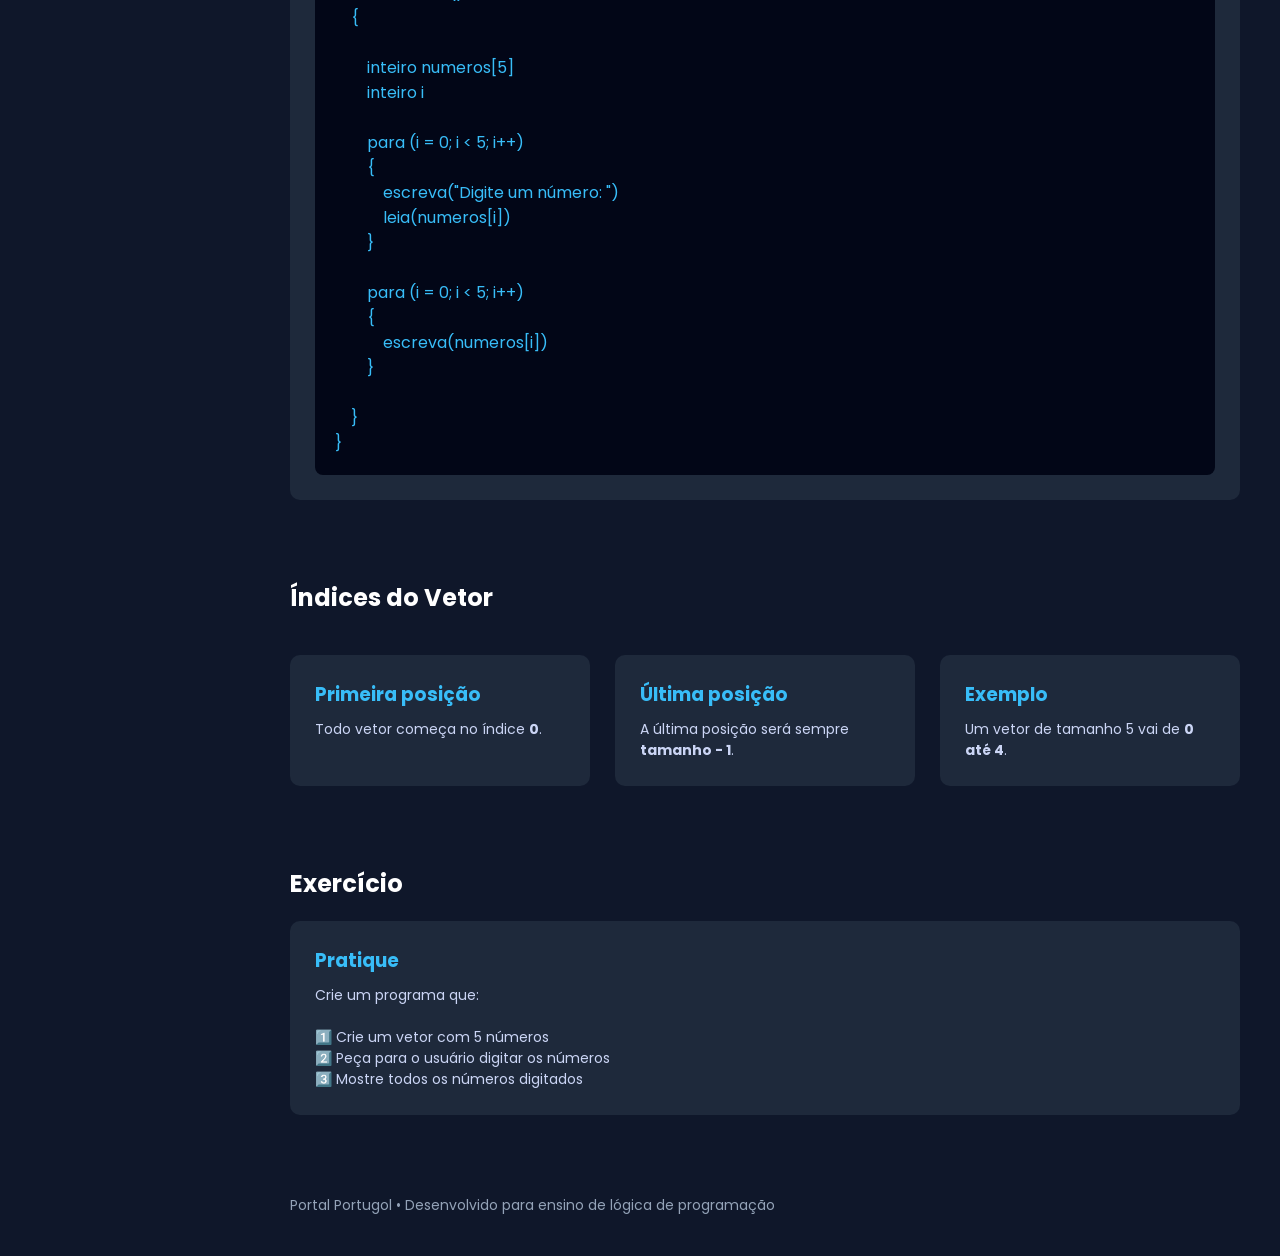
<file: paginas/vetores.html>
<!DOCTYPE html>
<html lang="pt-br">

<head>
    <meta charset="UTF-8">
    <meta name="viewport" content="width=device-width, initial-scale=1.0">

    <title>Vetores | Portugol Academy</title>

    <link href="https://fonts.googleapis.com/css2?family=Poppins:wght@300;400;600&display=swap" rel="stylesheet">
    <link rel="stylesheet" type="text/css" href="../estilos.css">
    <link rel="shortcut icon" href="../icon.png" type="image/png">

</head>

<body>

    <div id="menu"></div>

    <div class="main">

        <section class="hero">

            <h1>Vetores</h1>

            <p>
                Vetores são estruturas que permitem armazenar vários valores do mesmo tipo
                em uma única variável.
            </p>

        </section>


        <section class="section">

            <h2>O que é um Vetor?</h2>

            <p>
                Um vetor é como uma lista de valores armazenados em sequência.
                Cada valor possui uma posição chamada <strong>índice</strong>.
            </p>

            <div class="card">

                <h3>Exemplo</h3>

                <p>

                    Imagine um vetor chamado <strong>numeros</strong> com 5 posições.

                    <br><br>

                    numeros[0]
                    numeros[1]
                    numeros[2]
                    numeros[3]
                    numeros[4]

                </p>

            </div>

        </section>


        <section class="section">

            <h2>Declarando um Vetor</h2>

            <p>
                Para criar um vetor no Portugol utilizamos colchetes <strong>[ ]</strong>.
            </p>

            <div class="card">

                <h3>Exemplo</h3>

                <pre>
inteiro numeros[5]
</pre>

                <p>

                    Isso significa que o vetor pode armazenar <strong>5 números inteiros</strong>.

                </p>

            </div>

        </section>


        <section class="section">

            <h2>Atribuindo Valores</h2>

            <p>
                Podemos guardar valores em cada posição do vetor utilizando o índice.
            </p>

            <div class="card">

                <h3>Exemplo</h3>

                <pre>
inteiro numeros[5]

numeros[0] = 10
numeros[1] = 20
numeros[2] = 30
numeros[3] = 40
numeros[4] = 50
</pre>

            </div>

        </section>


        <section class="section">

            <h2>Usando Vetores com Repetição</h2>

            <p>
                Normalmente utilizamos loops para preencher ou percorrer um vetor.
            </p>

            <div class="card">

                <h3>Exemplo</h3>

                <pre>
programa
{
    funcao inicio()
    {

        inteiro numeros[5]
        inteiro i

        para (i = 0; i < 5; i++)
        {
            escreva("Digite um número: ")
            leia(numeros[i])
        }

        para (i = 0; i < 5; i++)
        {
            escreva(numeros[i])
        }

    }
}
</pre>

            </div>

        </section>


        <section class="section">

            <h2>Índices do Vetor</h2>

            <div class="grid">

                <div class="card">

                    <h3>Primeira posição</h3>

                    <p>
                        Todo vetor começa no índice <strong>0</strong>.
                    </p>

                </div>

                <div class="card">

                    <h3>Última posição</h3>

                    <p>
                        A última posição será sempre <strong>tamanho - 1</strong>.
                    </p>

                </div>

                <div class="card">

                    <h3>Exemplo</h3>

                    <p>
                        Um vetor de tamanho 5 vai de <strong>0 até 4</strong>.
                    </p>

                </div>

            </div>

        </section>


        <section class="section">

            <h2>Exercício</h2>

            <div class="card">

                <h3>Pratique</h3>

                <p>

                    Crie um programa que:

                    <br><br>

                    1️⃣ Crie um vetor com 5 números <br>
                    2️⃣ Peça para o usuário digitar os números<br>
                    3️⃣ Mostre todos os números digitados

                </p>

            </div>

        </section>


        <footer>

            <p>
                Portal Portugol • Desenvolvido para ensino de lógica de programação
            </p>

        </footer>

    </div>

    <script src="../script.js"></script>

</body>

</html>
</file>
<file: estilos.css>
*{
margin:0;
padding:0;
box-sizing:border-box;
font-family:'Poppins',sans-serif;
}

body{
display:flex;
background:#0f172a;
color:white;
min-height:100vh;
}

/* SIDEBAR */

.sidebar{
width:250px;
background:#020617;
padding:25px;
position:fixed;
height:100%;
overflow:auto;
}

.sidebar h2{
color:#38bdf8;
margin-bottom:30px;
}

.sidebar ul{
list-style:none;
}

.sidebar li{
margin-bottom:15px;
}

.sidebar a{
text-decoration:none;
color:#cbd5f5;
transition:0.3s;
}

.sidebar a:hover{
color:#38bdf8;
}

/* MAIN */

.main{
margin-left:250px;
padding:40px;
width:100%;
}

/* HERO */

.hero{
margin-bottom:40px;
}

.hero h1{
font-size:40px;
margin-bottom:10px;
}

.hero p{
color:#94a3b8;
max-width:600px;
}

/* CARDS */

.grid{
display:grid;
grid-template-columns:repeat(auto-fit,minmax(220px,1fr));
gap:25px;
margin-top:40px;
}

.card{
background:#1e293b;
padding:25px;
border-radius:10px;
transition:0.3s;
cursor:pointer;
position:relative;
overflow:hidden;
}

.card:hover{
transform:translateY(-5px);
background:#334155;
}

.card h3{
margin-bottom:10px;
color:#38bdf8;
}

.card p{
font-size:14px;
color:#cbd5f5;
}

/* BUTTON */

.btn{
display:inline-block;
margin-top:20px;
padding:12px 20px;
background:#38bdf8;
border-radius:8px;
text-decoration:none;
color:#020617;
font-weight:600;
transition:0.3s;
}

.btn:hover{
background:#0ea5e9;
}

/* SECTION */

.section{
margin-top:80px;
}

.section h2{
margin-bottom:20px;
}

/* FOOTER */

footer{
margin-top:80px;
color:#94a3b8;
font-size:14px;
}

/* MOBILE */

.menu-btn{
display:none;
position:fixed;
top:20px;
left:20px;
font-size:25px;
background:#38bdf8;
color:#020617;
border:none;
padding:8px 12px;
border-radius:5px;
cursor:pointer;
z-index:1000;
}

@media(max-width:900px){

.sidebar{
transform:translateX(-100%);
transition:0.3s;
}

.sidebar.active{
transform:translateX(0);
}

.main{
margin-left:0;
padding:25px;
}

.menu-btn{
display:block;
}

.hero h1{
font-size:28px;
}

}
pre{
background:#020617;
padding:20px;
border-radius:8px;
margin-top:15px;
overflow:auto;
color:#38bdf8;
}

@media(max-width:900px){

    .sidebar{
        transform:translateX(-100%);
        transition:0.3s;
        z-index:9999; /* garantir também no mobile */
    }

    .sidebar.active{
        transform:translateX(0);
    }

    .main{
        margin-left:0;
        padding:25px;
    }

    .menu-btn{
        display:block;
    }

    .hero h1{
        font-size:28px;
    }

}


/* empurra o item para o final */
.sidebar .menu-bottom {
    margin-top: auto;
}

/* estilo do botão desafio */
.sidebar .menu-bottom a {
    background: #38bdf8;
    color: #020617;
    display: block;
    padding: 12px;
    border-radius: 6px;
    font-weight: bold;
}

/* largura do scroll */
.sidebar::-webkit-scrollbar {
    width: 6px;
}

/* trilho */
.sidebar::-webkit-scrollbar-track {
    background: transparent;
}

/* barra */
.sidebar::-webkit-scrollbar-thumb {
    background: #1b475a;
    border-radius: 10px;
}

/* hover */
.sidebar::-webkit-scrollbar-thumb:hover {
    background: #1b475a;
}

/* largura do scroll */
.sidebar::-webkit-scrollbar {
    width: 6px;
}

/* trilho */
.sidebar::-webkit-scrollbar-track {
    background: transparent;
}

/* barra */
.sidebar::-webkit-scrollbar-thumb {
    background: #1b475a;
    border-radius: 10px;
}

/* hover */
.sidebar::-webkit-scrollbar-thumb:hover {
    background: #1b475a;
}

.hero-link{
    text-decoration: none;
    color: inherit;
    display: block;
}
</file>
